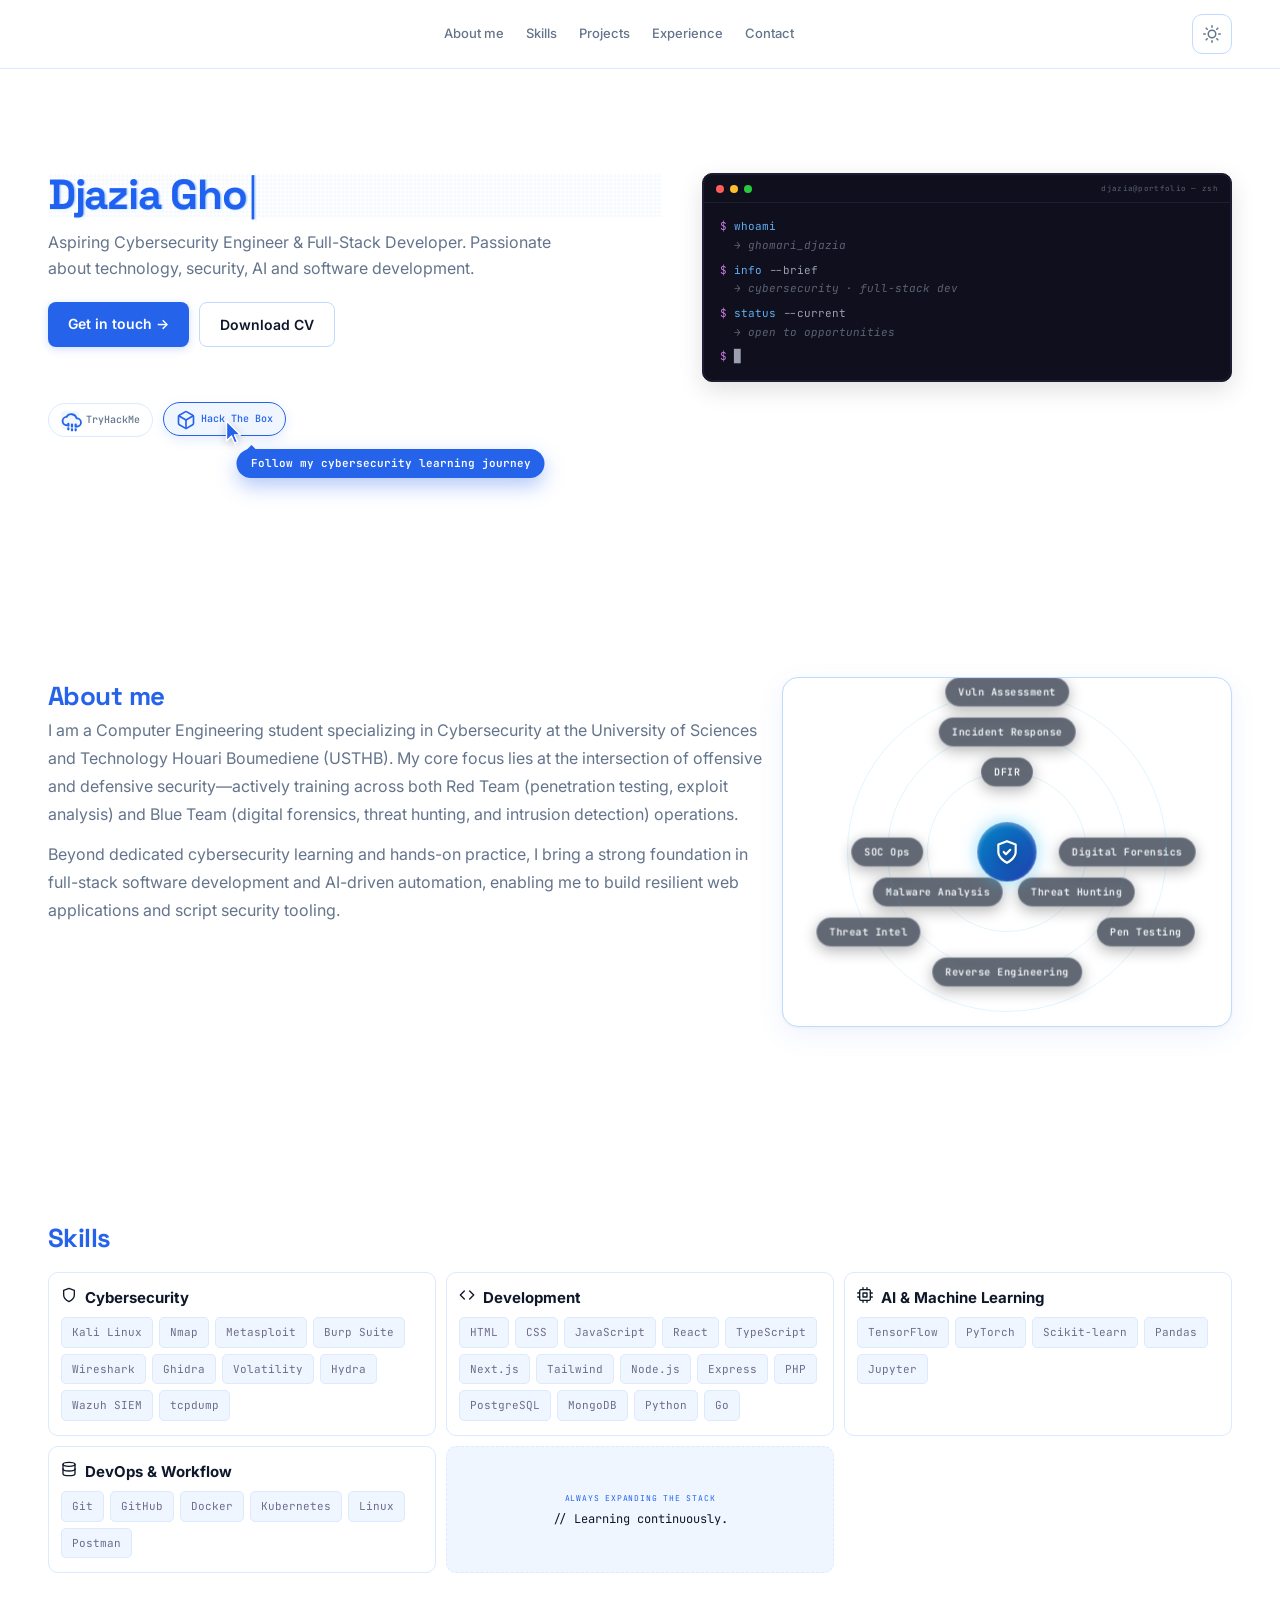
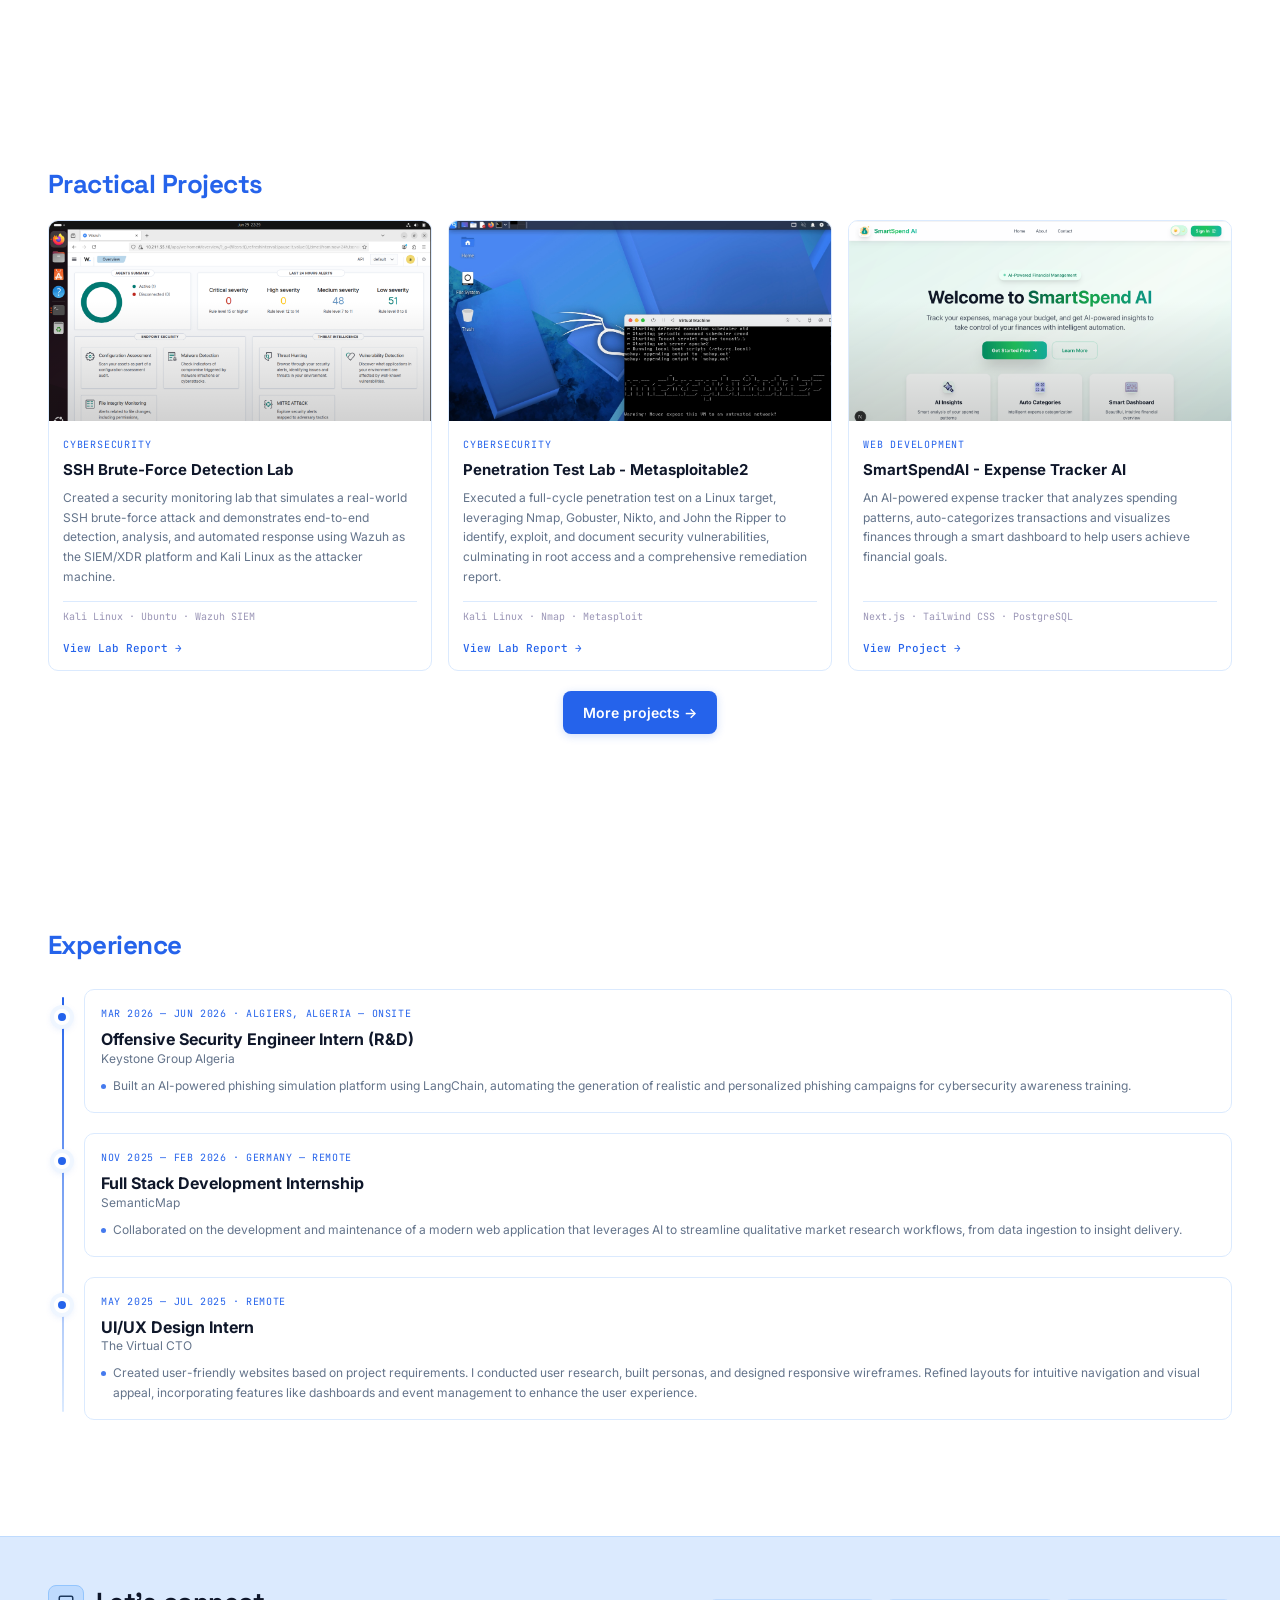
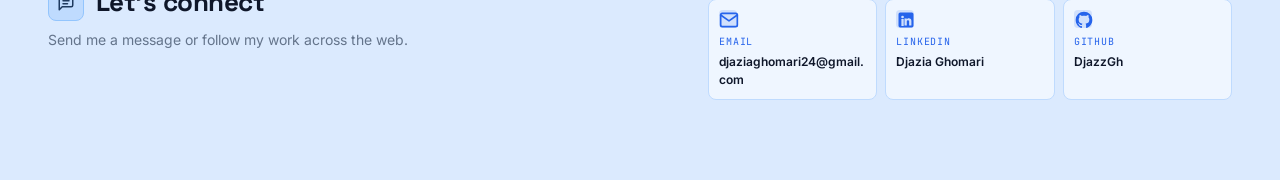
<file: index.html>
<!DOCTYPE html>
<html lang="en">
<head>
<meta charset="UTF-8">
<meta name="viewport" content="width=device-width, initial-scale=1.0">
<title>Portfolio - Djazia Ghomari  </title>
<link rel="icon" type="image/svg+xml" href="data:image/svg+xml,%3Csvg xmlns='http://www.w3.org/2000/svg' viewBox='0 0 32 32'%3E%3Crect width='32' height='32' rx='7' fill='%232563eb'/%3E%3Cpath d='M16 6 L25 10 V16 C25 21 16 26 16 26 S7 21 7 16 V10 Z' fill='white'/%3E%3Cpath d='M11 16 L14 19 L21 12' stroke='%232563eb' stroke-width='2.2' stroke-linecap='round' stroke-linejoin='round' fill='none'/%3E%3C/svg%3E">
<link href="https://fonts.googleapis.com/css2?family=Inter:wght@400;500;600;700&family=JetBrains+Mono:wght@400;500&family=Space+Grotesk:wght@600;700&family=Press+Start+2P&display=swap&display=swap" rel="stylesheet">
<style>
*{margin:0;padding:0;box-sizing:border-box}
:root{
  --bg:#ffffff;
  --bg2:#eff6ff;
  --card:#ffffff;
  --border:#dbeafe;
  --border2:#bfdbfe;
  --text:#0f172a;
  --muted:#64748b;
  --muted2:#94a3b8;
  --accent:#2563eb;
  --accent2:#1d4ed8;
  --accent-light:#eff6ff;
  --nav-bg:rgba(255,255,255,0.82);}
[data-theme="dark"]{
  --bg:#0a0f1f;
  --bg2:#111b2f;
  --card:#12213a;
  --border:#1e3a5f;
  --border2:#244a78;
  --text:#dbeafe;
  --muted:#7ea0c8;
  --muted2:#a3c0e0;
  --accent:#3b82f6;
  --accent2:#1d4ed8;
  --accent-light:#132a4a;
  --nav-bg:rgba(10,15,31,0.95);}
[data-theme="dark"] .btn-ghost{background:var(--card);border-color:var(--border);color:var(--text)}
[data-theme="dark"] .btn-ghost:hover{background:rgba(37,99,235,0.10);border-color:var(--accent);color:var(--accent)}
[data-theme="dark"] .tag{background:#12213a;border-color:#1e3a5f;color:#a3c0e0}
[data-theme="dark"] .tag:hover{background:#132a4a;border-color:var(--accent);color:var(--accent)}
[data-theme="dark"] 

html{scroll-behavior:smooth;background:var(--bg);background-color:var(--bg);transition:background .3s;overscroll-behavior:none}
html[data-theme="dark"]{background:var(--bg);background-color:#0a0f1f}
body{font-family:'Inter',sans-serif;min-height:100vh;background:var(--bg);background-color:var(--bg);color:var(--text);line-height:1.5;-webkit-font-smoothing:antialiased;transition:background .3s, color .3s;position:relative;isolation:isolate;overscroll-behavior:none}
body::before{
  content:"";
  position:fixed;inset:0;
  background-image:url("data:image/svg+xml,%3Csvg xmlns='http://www.w3.org/2000/svg' width='320' height='320' viewBox='0 0 320 320'%3E%3Cg fill='none' stroke='%232563eb' stroke-width='0.7' opacity='0.58'%3E%3Cpath d='M36 32 L48 38 L48 50 L36 58 L24 50 L24 38 Z'/%3E%3Ccircle cx='36' cy='44' r='1.4' fill='%232563eb' stroke='none'/%3E%3Crect x='96' y='34' width='16' height='11' rx='1.2'/%3E%3Cpath d='M100 34 V30 a4 4 0 0 1 8 0 v4'/%3E%3Cpath d='M168 30 L162 38 L168 46 M182 30 L188 38 L182 46 M172 36 H178'/%3E%3Ctext x='36' y='112' font-family='JetBrains Mono, monospace' font-size='7' fill='%232563eb' opacity='0.75'%3E010110%3C/text%3E%3Ctext x='164' y='112' font-family='JetBrains Mono, monospace' font-size='7' fill='%232563eb' opacity='0.75'%3E101001%3C/text%3E%3Cpath d='M20 148 H50 V164 H78'/%3E%3Ccircle cx='50' cy='164' r='1.6' fill='%232563eb' stroke='none'/%3E%3Cpath d='M180 148 H210 V168 H240'/%3E%3Ccircle cx='210' cy='168' r='1.6' fill='%232563eb' stroke='none'/%3E%3Cpath d='M36 200 L36 216 L52 216 L52 232'/%3E%3Ccircle cx='52' cy='232' r='1.6' fill='%232563eb' stroke='none'/%3E%3Cpath d='M160 200 L160 220 L180 220'/%3E%3Ccircle cx='180' cy='220' r='1.6' fill='%232563eb' stroke='none'/%3E%3C/g%3E%3C/svg%3E");
  background-repeat:repeat;
  background-size:320px 320px;
  opacity:0.11;
  pointer-events:none;
  z-index:-1;
}
[data-theme="dark"] body::before{opacity:0.18}
@media (prefers-color-scheme: dark){
  html:not([data-theme="light"]){background:#0a0f1f;background-color:#0a0f1f}
  html:not([data-theme="light"]) body{background:#0a0f1f;background-color:#0a0f1f}
}
a{color:inherit;text-decoration:none}
.mono{font-family:'JetBrains Mono',monospace}

/* NAV — glassy, centered, theme-aware */
nav{
  position:sticky;top:0;z-index:50;
  background:var(--nav-bg);
  backdrop-filter:blur(24px) saturate(1.6);
  -webkit-backdrop-filter:blur(24px) saturate(1.6);
  border-bottom:1px solid var(--border);
  display:flex;align-items:center;justify-content:space-between;
  padding:14px 48px;
  width:100%;
  transition:padding .3s, background .3s, box-shadow .3s, border-color .3s;
}
nav.scrolled{padding:10px 48px;box-shadow:0 8px 28px rgba(37,99,235,0.10);}
.nav-toggle{display:none;width:38px;height:38px;border:1px solid var(--border);background:var(--card);border-radius:8px;flex-direction:column;align-items:center;justify-content:center;gap:5px;cursor:pointer;flex-shrink:0;transition:all .2s}
.nav-toggle span{display:block;width:18px;height:2px;background:var(--muted);border-radius:2px;transition:all .3s}
.nav-toggle[aria-expanded="true"] span:nth-child(1){transform:translateY(7px) rotate(45deg)}
.nav-toggle[aria-expanded="true"] span:nth-child(2){opacity:0;transform:scaleX(0)}
.nav-toggle[aria-expanded="true"] span:nth-child(3){transform:translateY(-7px) rotate(-45deg)}
.theme-toggle{width:36px;height:36px;border-radius:8px;border:1px solid var(--border);background:var(--card);color:var(--muted);display:grid;place-items:center;cursor:pointer;transition:all .2s;position:relative;overflow:hidden;flex-shrink:0}
.theme-toggle:hover{border-color:var(--accent);color:var(--accent);transform:translateY(-1px)}
.theme-toggle .theme-icon{position:absolute;transition:opacity .3s, transform .3s}
.theme-toggle .sun-icon{opacity:1;transform:rotate(0deg) scale(1)}
.theme-toggle .moon-icon{opacity:0;transform:rotate(-90deg) scale(0.5)}
[data-theme="dark"] .theme-toggle .sun-icon{opacity:0;transform:rotate(90deg) scale(0.5)}
[data-theme="dark"] .theme-toggle .moon-icon{opacity:1;transform:rotate(0deg) scale(1)}
/* cool header addon */

@keyframes navIn{from{opacity:0;transform:translateY(-10px)}to{opacity:1;transform:translateY(0)}}
@keyframes fadeUp{from{opacity:0;transform:translateY(14px)}to{opacity:1;transform:translateY(0)}}
@keyframes blink{0%,50%{opacity:1}51%,100%{opacity:0}}
@keyframes shimmer{0%{background-position:-200% 0}100%{background-position:200% 0}}
.nav-logo{font-family:'Inter',sans-serif;font-size:9px;font-weight:700;letter-spacing:0.14em;color:var(--text);display:flex;align-items:center;gap:7px;text-transform:uppercase}
.nav-logo i{width:7px;height:7px;background:var(--accent);border-radius:1px;display:block}
.nav-logo i{width:10px;height:10px;background:var(--accent);border-radius:2px;display:block;animation:logoPulse 2.2s ease-in-out infinite}
@keyframes logoPulse{0%,100%{box-shadow:0 0 0 0 rgba(37,99,235,0.25)}50%{box-shadow:0 0 0 6px rgba(37,99,235,0)}}
.nav-links{display:flex;gap:22px;list-style:none;font-size:13px;font-weight:500;color:var(--muted);align-items:center}
.nav-links li{animation:fadeUp .6s ease both}
.nav-links li:nth-child(1){animation-delay:.05s}.nav-links li:nth-child(2){animation-delay:.1s}.nav-links li:nth-child(3){animation-delay:.15s}.nav-links li:nth-child(4){animation-delay:.2s}.nav-links li:nth-child(5){animation-delay:.25s}.nav-links li:nth-child(6){animation-delay:.3s}
.nav-links a{position:relative;padding:2px 0;transition:color .2s}
.nav-links a::after{content:"";position:absolute;left:0;bottom:-2px;width:0;height:1px;background:var(--accent);transition:width .3s cubic-bezier(.16,1,.3,1)}
.nav-links a:hover{color:var(--accent)}
.nav-links a:hover::after,.nav-links a.active::after{width:100%}
.nav-links a.active{color:var(--accent)}
.btn-nav{font-family:'JetBrains Mono',monospace;font-size:12px;font-weight:500;letter-spacing:0.02em;padding:6px 10px;border:1px solid var(--border2);background:#fff;color:var(--text);border-radius:6px;display:inline-flex;gap:5px}
.btn-nav:hover{background:#1d4ed8;border-color:#1d4ed8;transform:translateY(-1px);box-shadow:0 6px 18px rgba(37,99,235,0.3)}
.theme-toggle {
  position: relative;
  width: 40px;
  height: 40px;
  border-radius: 10px;
  border: 1px solid var(--border2);
  background: var(--card);
  color: var(--muted);
  display: flex;
  align-items: center;
  justify-content: center;
  cursor: pointer;
  margin-left: 2px;
  flex-shrink: 0;
  overflow: hidden;
  outline: none;
  transition: border-color 0.3s cubic-bezier(0.16, 1, 0.3, 1),
              background-color 0.3s cubic-bezier(0.16, 1, 0.3, 1),
              transform 0.2s cubic-bezier(0.16, 1, 0.3, 1),
              box-shadow 0.3s cubic-bezier(0.16, 1, 0.3, 1);
}

/* Hover & Active Effects */
.theme-toggle:hover {
  border-color: var(--accent);
  color: var(--accent);
  transform: translateY(-2px);
  box-shadow: 0 6px 16px -2px rgba(37, 99, 235, 0.18);
}

.theme-toggle:active {
  transform: translateY(0) scale(0.95);
}

/* Base Icon Animation Setup */
.theme-icon {
  position: absolute;
  transition: transform 0.4s cubic-bezier(0.34, 1.56, 0.64, 1),
              opacity 0.3s ease;
  will-change: transform, opacity;
}

/* Light Theme Icon State */
[data-theme="light"] 
[data-theme="light"] 
/* Dark Theme Icon State */
[data-theme="dark"] 
[data-theme="dark"] 
/* Dark Theme Specific Styles */
[data-theme="dark"] nav { background: #0a0f1f; border-color: #1e3a5f; }
[data-theme="dark"] section { border-top-color: #1e3a5f; }
[data-theme="dark"] .code-card { background: #080f1e; border-color: #1e3a5f; }

/* HERO — like picture: left text, right dark code */
.hero{
  max-width:none;width:100%;
  display:grid;grid-template-columns:1.02fr 0.88fr;
  gap:40px;
  padding:104px 48px 104px;
  background:var(--bg);
  align-items:start;
}
.hero h1{
  font-family:'Space Grotesk',sans-serif;
  font-size:42px;font-weight:800;letter-spacing:-0.03em;
  color:var(--accent);line-height:1.05;margin-bottom:12px;min-height:1.05em;
  position:relative;
  /* pixelized cooler look */
  text-shadow:
    1px 0 0 rgba(37,99,235,0.18),
    2px 0 0 rgba(37,99,235,0.12),
    0 1px 0 rgba(37,99,235,0.10),
    3px 3px 0 var(--accent-light);
  filter:contrast(1.05);
}
.hero h1::after{
  content:"";
  position:absolute;inset:0;
  background-image:
    linear-gradient(transparent 60%, rgba(37,99,235,0.04) 60%),
    linear-gradient(90deg, transparent 60%, rgba(37,99,235,0.04) 60%);
  background-size:4px 4px;
  pointer-events:none;
  opacity:0.55;
  mix-blend-mode:overlay;
}
.hero h1 .pixel-accent{
  font-family:'Press Start 2P', monospace;
  font-size:10px;letter-spacing:0.08em;
  color:var(--accent);background:var(--accent-light);
  border:1px solid var(--border);padding:3px 6px;border-radius:4px;
  vertical-align:middle;margin-left:8px;position:relative;top:-6px;
  display:inline-block;
}
.typed-cursor{font-weight:300;color:var(--accent);animation:blink 1s step-end infinite;margin-left:2px}
.hero h1.typed-done .typed-cursor{animation:none;opacity:0;transition:opacity .4s}
.hero-sub{font-size:16px;color:var(--muted);line-height:1.65;max-width:520px}
.hero-sub2{font-size:13px;color:var(--muted2);line-height:1.6;max-width:520px;margin-top:6px}
.hero-btns{display:flex;gap:10px;margin-top:20px}
.hero-platforms{display:flex;gap:10px;margin-top:56px;flex-wrap:wrap;align-items:center}
.platform-link{
  display:inline-flex;align-items:center;gap:7px;
  font-family:'JetBrains Mono',monospace;font-size:10px;font-weight:500;
  color:var(--muted);background:var(--card);border:1px solid var(--border);
  padding:7px 12px;border-radius:999px;transition:all .2s;
}
.platform-link:hover{border-color:var(--accent);color:var(--accent);transform:translateY(-1px);box-shadow:0 4px 12px rgba(37,99,235,0.12);background:var(--accent-light)}
.platform-link .pi{width:18px;height:18px;border-radius:4px;background:var(--accent-light);color:var(--accent);display:grid;place-items:center;font-size:10px;font-weight:700}
.platform-link.hovered{border-color:var(--accent);color:var(--accent);background:var(--accent-light);transform:translateY(-1px);box-shadow:0 4px 12px rgba(37,99,235,0.12)}
.hero-platforms{position:relative}
/* Container that holds both the cursor and the badge */
.fake-cursor {
  position: absolute;
  top: 0;
  left: 0;
  pointer-events: none;
  z-index: 50;
  /* Medium smooth glide */
  transition: transform 0.8s cubic-bezier(0.22, 1, 0.36, 1);
  will-change: transform;
}

/* Cursor SVG styling */
.cursor-svg {
  filter: drop-shadow(0 2px 4px rgba(0, 0, 0, 0.2));
  z-index: 2;
}

/* Banner aligned under the cursor */
.cursor-banner {
  position: relative;
  margin-top: -6px; /* Tucks slightly under the cursor arrow */
  margin-left: 12px; /* Offsets to the right of the cursor tip */
  background: #2563eb;
  color: #ffffff;
  font-family: 'JetBrains Mono', monospace;
  font-size: 11px;
  font-weight: 600;
  padding: 6px 14px;
  border-radius: 20px;
  white-space: nowrap;
  box-shadow: 0 8px 20px rgba(37, 99, 235, 0.35);
}

/* Little pointer tail attached to the top-left of the banner */
.banner-tail {
  position: absolute;
  top: -4px;
  left: 10px;
  width: 0;
  height: 0;
  border-left: 5px solid transparent;
  border-right: 5px solid transparent;
  border-bottom: 5px solid #2563eb;
}

@media(max-width:640px){ .fake-cursor{display:none} }
.btn-primary{background:var(--accent);color:#fff;font-size:14px;font-weight:600;padding:11px 20px;border:none;border-radius:8px;cursor:pointer;display:inline-flex;gap:6px;box-shadow:0 2px 8px rgba(37,99,235,0.22)}
.btn-primary:hover{background:var(--accent2)}
.btn-ghost{background:#fff;color:var(--text);font-size:14px;font-weight:600;padding:11px 20px;border:1px solid var(--border2);border-radius:8px;cursor:pointer;display:inline-flex;gap:6px}
.btn-ghost:hover{border-color:var(--accent);color:var(--accent)}

.code-card{background:#0f0f1e;border:1px solid #1e1e32;border-radius:10px;overflow:hidden;box-shadow:0 8px 24px rgba(0,0,0,0.12)}
.code-head{display:flex;align-items:center;gap:6px;padding:8px 12px;border-bottom:1px solid #1e1e32}
.dot{width:8px;height:8px;border-radius:50%}.dot.r{background:#ff5f56}.dot.y{background:#ffbd2e}.dot.g{background:#27c93f}
.code-body{padding:14px 16px;font-family:'JetBrains Mono',monospace;font-size:11px;line-height:1.7;color:#9aa0b0}
.code-body .k{color:#c678dd}.code-body .f{color:#61afef}.code-body .s{color:#98c379}.code-body .c{color:#5c6370;font-style:italic}
.code-foot{padding:8px 14px;border-top:1px solid #1e1e32;display:flex;justify-content:space-between;font-family:'JetBrains Mono',monospace;font-size:7.5px;letter-spacing:0.08em;color:var(--muted);text-transform:uppercase}
.code-foot b{color:var(--accent);font-weight:500}
.code-foot .ok{color:#27c93f}

/* SECTIONS */
section{max-width:none;width:100%;margin:0;padding:96px 48px;background:var(--bg);border:none}

.h2{font-family:'Space Grotesk',sans-serif;font-size:26px;font-weight:700;letter-spacing:-0.02em;color:var(--accent)}
.sub{font-size:13px;color:var(--muted);margin-top:4px}

/* ABOUT — 4 equal cards, last purple */
.about-grid{display:grid;grid-template-columns:repeat(4,1fr);gap:10px;margin-top:14px}
.about-card{background:var(--card);border:1px solid var(--border);border-radius:10px;padding:14px 12px}
.about-card.purple{background:var(--accent);border-color:var(--accent);color:#fff}
.about-card .ic{width:26px;height:26px;border-radius:6px;display:grid;place-items:center;font-size:11px;margin-bottom:10px}
.about-card:not(.purple) .ic{background:var(--accent-light);color:var(--accent)}
.about-card.purple .ic{background:rgba(255,255,255,0.18);color:#fff}
.about-card .lb{font-family:'JetBrains Mono',monospace;font-size:10px;letter-spacing:0.08em;color:var(--accent);text-transform:uppercase;font-weight:600;margin-bottom:8px}
.about-card.purple .lb{color:rgba(255,255,255,0.85)}
.about-card .val{font-size:15px;font-weight:700;color:var(--text);line-height:1.3}
.about-card.purple .val{color:#fff}
.about-card .desc{font-size:12px;color:var(--muted);margin-top:4px;line-height:1.5}
.about-card.purple .desc{color:rgba(255,255,255,0.85)}
.about-layout{display:grid;grid-template-columns:1.35fr 0.85fr;gap:20px;align-items:stretch;margin-top:16px}
.about-pixel-wrap{background:#ffffff;border:1px solid #bfdbfe;border-radius:12px;overflow:hidden;position:relative;min-height:320px;display:grid;place-items:center;box-shadow:0 8px 28px rgba(37,99,235,0.08), 0 1px 3px rgba(0,0,0,0.04)}
:root {
  --orbit-cyan: #38bdf8;
  --orbit-blue: #3b82f6;
  --orbit-glow: rgba(56, 189, 248, 0.35);
  --glass-bg: rgba(15, 23, 42, 0.65);
  --glass-border: rgba(255, 255, 255, 0.12);
  --text-main: #f8fafc;
}

.cyber-orbit-wrap {
  position: relative;
  display: flex;
  flex-direction: column;
  align-items: center;
  gap: 16px;
  padding: 24px;
  background: #ffffff;
  border-radius: 16px;
  border: 1px solid #bfdbfe;
  box-shadow: 0 8px 28px rgba(37,99,235,0.08), 0 1px 3px rgba(0,0,0,0.04);
  overflow: hidden;
}
[data-theme="dark"] .cyber-orbit-wrap {
  background: radial-gradient(circle at center, rgba(15, 23, 42, 0.8) 0%, rgba(2, 6, 23, 0.95) 100%);
  border: 1px solid var(--glass-border);
  box-shadow: 0 20px 50px rgba(0, 0, 0, 0.4);
  backdrop-filter: blur(12px);
}

.orbit-system {
  position: relative;
  width: 300px;
  height: 300px;
  display: grid;
  place-items: center;
}

/* Core Shield Node */
.orbit-core {
  position: absolute;
  width: 60px;
  height: 60px;
  z-index: 10;
  display: grid;
  place-items: center;
}

.core-pulse {
  position: absolute;
  inset: -10px;
  border-radius: 50%;
  background: radial-gradient(circle, var(--orbit-glow) 0%, transparent 70%);
  animation: pulseCore 3s ease-in-out infinite alternate;
}

.core-icon {
  position: relative;
  width: 100%;
  height: 100%;
  border-radius: 50%;
  background: linear-gradient(135deg, #0284c7 0%, #1e40af 100%);
  border: 1px solid rgba(255, 255, 255, 0.4);
  box-shadow: 0 0 20px var(--orbit-glow), inset 0 2px 4px rgba(255, 255, 255, 0.3);
  display: grid;
  place-items: center;
  color: #fff;
  z-index: 2;
}

.core-icon svg {
  width: 26px;
  height: 26px;
  filter: drop-shadow(0 2px 4px rgba(0,0,0,0.3));
}

/* Orbit Track Rings */
.orbit {
  position: absolute;
  top: 50%;
  left: 50%;
  border-radius: 50%;
  border: 1px solid rgba(56, 189, 248, 0.15);
  transform: translate(-50%, -50%);
  animation: orbitRotate linear infinite;
  transition: border-color 0.3s ease;
}

.orbit:hover {
  border-color: rgba(56, 189, 248, 0.4);
}

.orbit-1 { width: 160px; height: 160px; animation-duration: 22s; }
.orbit-2 { width: 240px; height: 240px; animation-duration: 32s; animation-direction: reverse; }
.orbit-3 { width: 320px; height: 320px; animation-duration: 42s; }

/* Skill Nodes & Positioning */
.skill-node {
  position: absolute;
  left: 50%;
  top: 50%;
  display: flex;
  align-items: center;
  justify-content: center;
}

.orbit-1 .skill-node { --r: 80px; transform: translate(-50%, -50%) rotate(var(--angle)) translateY(calc(-1 * var(--r))) rotate(calc(-1 * var(--angle))); }
.orbit-2 .skill-node { --r: 120px; transform: translate(-50%, -50%) rotate(var(--angle)) translateY(calc(-1 * var(--r))) rotate(calc(-1 * var(--angle))); }
.orbit-3 .skill-node { --r: 160px; transform: translate(-50%, -50%) rotate(var(--angle)) translateY(calc(-1 * var(--r))) rotate(calc(-1 * var(--angle))); }

/* Glassmorphism Skill Badges */
.skill-node span {
  font-family: 'JetBrains Mono', 'Fira Code', monospace;
  font-size: 10px;
  font-weight: 600;
  letter-spacing: 0.05em;
  color: var(--text-main);
  background: var(--glass-bg);
  border: 1px solid var(--glass-border);
  padding: 6px 12px;
  border-radius: 100px;
  white-space: nowrap;
  backdrop-filter: blur(8px);
  box-shadow: 0 4px 15px rgba(0, 0, 0, 0.3), 0 0 10px rgba(56, 189, 248, 0.05);
  transition: all 0.3s cubic-bezier(0.16, 1, 0.3, 1);
  cursor: pointer;
}

/* Keep Text Upright During Orbit */
.orbit-1 .skill-node span { animation: orbitCounter 22s linear infinite; }
.orbit-2 .skill-node span { animation: orbitCounterRev 32s linear infinite; }
.orbit-3 .skill-node span { animation: orbitCounter 42s linear infinite; }

/* Interactive Hover States */
.skill-node span:hover {
  background: rgba(30, 41, 59, 0.9);
  border-color: var(--orbit-cyan);
  color: #ffffff;
  transform: scale(1.12);
  box-shadow: 0 0 20px var(--orbit-glow);
}

.orbit-system:has(.skill-node span:hover) .orbit {
  animation-play-state: paused;
}

.orbit-system:has(.skill-node span:hover) .skill-node span {
  animation-play-state: paused;
}

/* Bottom Label */
.orbit-status-tag {
  display: inline-flex;
  align-items: center;
  gap: 8px;
  font-family: 'JetBrains Mono', monospace;
  font-size: 9px;
  font-weight: 600;
  letter-spacing: 0.12em;
  color: var(--orbit-cyan);
  background: rgba(15, 23, 42, 0.8);
  border: 1px solid rgba(56, 189, 248, 0.2);
  padding: 5px 14px;
  border-radius: 100px;
  box-shadow: 0 2px 10px rgba(0, 0, 0, 0.2);
}

.status-dot {
  width: 6px;
  height: 6px;
  border-radius: 50%;
  background-color: var(--orbit-cyan);
  box-shadow: 0 0 8px var(--orbit-cyan);
  animation: blink 1.8s infinite;
}

/* Keyframes */
@keyframes orbitRotate {
  from { transform: translate(-50%, -50%) rotate(0deg); }
  to { transform: translate(-50%, -50%) rotate(360deg); }
}

@keyframes orbitCounter {
  from { transform: rotate(0deg); }
  to { transform: rotate(-360deg); }
}

@keyframes orbitCounterRev {
  from { transform: rotate(0deg); }
  to { transform: rotate(360deg); }
}

@keyframes pulseCore {
  from { opacity: 0.4; transform: scale(0.95); }
  to { opacity: 0.9; transform: scale(1.15); }
}

@keyframes blink {
  0%, 100% { opacity: 1; }
  50% { opacity: 0.3; }
}

/* SKILLS — 3x2 grid exact like picture */
.skills-grid{display:grid;grid-template-columns:repeat(3,1fr);gap:10px;margin-top:14px}
.skill-card{background:var(--card);border:1px solid var(--border);border-radius:10px;padding:14px 12px}
.skill-card h4{font-size:15px;font-weight:700;color:var(--text);display:flex;align-items:center;gap:8px;margin-bottom:8px}
.skill-card h4 i{width:22px;height:22px;background:var(--accent-light);color:var(--accent);border-radius:5px;display:grid;place-items:center;font-size:12px;flex-shrink:0}
.skill-card .sd{font-size:12px;color:var(--muted);line-height:1.5;margin-bottom:10px;min-height:28px}
.skill-tags{display:flex;flex-wrap:wrap;gap:6px}
.tag{font-family:'JetBrains Mono',monospace;font-size:11px;color:#6f6b8a;background:#eff6ff;border:1px solid #dbeafe;padding:6px 10px;border-radius:5px}

/* PROJECTS — 3 cols, LONGER cards with images */
.projects-grid{display:grid;grid-template-columns:repeat(3,1fr);gap:16px;margin-top:16px}
.proj-card{background:var(--card);border:1px solid var(--border);border-radius:10px;overflow:hidden;display:flex;flex-direction:column;min-height:400px;transition:all .3s}
.proj-card:hover{border-color:#dbeafe;transform:translateY(-4px);box-shadow:0 12px 28px rgba(37,99,235,0.1)}
.proj-head{height:200px;background:linear-gradient(135deg,#2563eb 0%, #60a5fa 100%);display:grid;place-items:center;position:relative;flex-shrink:0;overflow:hidden}
.proj-head img{width:100%;height:100%;object-fit:cover;display:block;transition:transform .4s}
.proj-card:hover .proj-head img{transform:scale(1.04)}
.proj-head::after{content:"";position:absolute;inset:0;background:linear-gradient(to top, rgba(0,0,0,0.18), transparent 60%);pointer-events:none}
.proj-ic{width:32px;height:32px;background:rgba(255,255,255,0.18);border:1px solid rgba(255,255,255,0.3);backdrop-filter:blur(4px);color:#fff;border-radius:8px;display:grid;place-items:center;font-size:14px;position:relative;z-index:1}
.proj-body{padding:16px 14px 14px;display:flex;flex-direction:column;gap:8px;flex:1}
.proj-cat{font-family:'JetBrains Mono',monospace;font-size:10px;letter-spacing:0.08em;color:var(--accent);text-transform:uppercase}
.proj-title{font-size:15px;font-weight:700;line-height:1.3;color:var(--text)}
.proj-desc{font-size:12px;color:var(--muted);line-height:1.65;flex:1}
.proj-stack{font-family:'JetBrains Mono',monospace;font-size:10px;color:#9a95b6;border-top:1px solid var(--border);padding-top:8px;margin-top:6px;line-height:1.4}
.proj-foot{margin-top:8px;display:flex;justify-content:flex-start}
.proj-link{font-family:'JetBrains Mono',monospace;font-size:11px;color:var(--accent);font-weight:500}

/* EXPERIENCE — vertical timeline with animation */
.timeline{position:relative;margin-top:24px;padding-left:36px}
.timeline::before{
  content:"";position:absolute;left:14px;top:8px;bottom:8px;width:2px;
  background:linear-gradient(to bottom, var(--accent), var(--border));
  border-radius:2px;transform-origin:top;transform:scaleY(0);transition:transform 1s cubic-bezier(.16,1,.3,1)
}
.timeline.visible::before{transform:scaleY(1)}
.timeline-item{position:relative;margin-bottom:20px;opacity:0;transform:translateX(16px);transition:opacity .6s, transform .6s cubic-bezier(.16,1,.3,1)}
.timeline-item.visible{opacity:1;transform:none}
.timeline-item:nth-child(1){transition-delay:.1s}
.timeline-item:nth-child(2){transition-delay:.22s}
.timeline-item:nth-child(3){transition-delay:.34s}
.timeline-dot{
  position:absolute;left:-30px;top:20px;width:16px;height:16px;
  background:var(--accent);border:4px solid var(--card);
  border-radius:50%;box-shadow:0 0 0 4px var(--accent-light), 0 2px 8px rgba(37,99,235,0.25);
  transition:transform .3s, box-shadow .3s
}
.timeline-item:hover .timeline-dot{transform:scale(1.15);box-shadow:0 0 0 6px var(--accent-light), 0 4px 12px rgba(37,99,235,0.3)}
.timeline-item.visible .timeline-dot{animation:dotPop .5s cubic-bezier(.16,1,.3,1) forwards}
@keyframes dotPop{0%{transform:scale(0)}60%{transform:scale(1.25)}100%{transform:scale(1)}}
.exp-card{background:var(--card);border:1px solid var(--border);border-radius:10px;padding:16px 16px;transition:all .3s;position:relative;overflow:hidden}
.exp-card::before{content:"";position:absolute;left:0;top:0;bottom:0;width:3px;background:var(--accent);opacity:0;transition:opacity .3s}
.exp-card:hover{border-color:var(--accent-light);box-shadow:0 8px 24px rgba(37,99,235,0.08);transform:translateX(4px)}
.exp-card:hover::before{opacity:1}
.exp-date{font-family:'JetBrains Mono',monospace;font-size:10px;letter-spacing:0.06em;color:var(--accent);margin-bottom:8px;text-transform:uppercase}
.exp-role{font-size:16px;font-weight:700;color:var(--text);line-height:1.3}
.exp-co{font-size:12px;color:var(--muted);margin-bottom:8px}
.exp-ul{font-size:12px;color:var(--muted);line-height:1.65;list-style:none;display:flex;flex-direction:column;gap:4px}
.exp-ul li{padding-left:12px;position:relative}
.exp-ul li::before{content:"";position:absolute;left:0;top:8px;width:5px;height:5px;background:var(--accent);border-radius:50%;opacity:0.85}

.reveal{opacity:0;transform:translateY(14px);transition:opacity .6s cubic-bezier(.16,1,.3,1), transform .6s cubic-bezier(.16,1,.3,1)}
.reveal.visible{opacity:1;transform:none}

/* CONTACT — light blue in light mode, dark footer in dark mode */
.contact-wrap{background:#dbeafe;border-radius:0;max-width:none;width:100%;margin:0;padding:48px 48px 80px;display:grid;grid-template-columns:1.1fr 0.9fr;gap:20px;align-items:start;border-top:1px solid #bfdbfe}
.contact-wrap h3{font-family:'Space Grotesk',sans-serif;font-size:26px;font-weight:700;letter-spacing:-0.02em;color:#0f172a;line-height:1.15}
.contact-wrap p{font-size:14px;color:#64748b;max-width:520px;margin-top:8px;line-height:1.6}
[data-theme="dark"] .contact-wrap{background:#0a0a1f;border-top:none}
[data-theme="dark"] .contact-wrap h3{color:#fff}
[data-theme="dark"] .contact-wrap p{color:#9a92b8}
.lets-icon{width:36px;height:36px;background:#bfdbfe;color:#1e3a5f;border:1px solid #93c5fd;border-radius:8px;display:grid;place-items:center;flex-shrink:0}
[data-theme="dark"] .lets-icon{background:#1e3a5f;color:#dbeafe;border-color:#244a78}
.mini-grid{display:grid;grid-template-columns:repeat(3,1fr);gap:8px;margin-top:14px}
.mini{ background:#eff6ff;border:1px solid #bfdbfe;border-radius:8px;padding:10px;display:block;text-decoration:none;cursor:pointer;transition:all .25s}
.mini:hover{border-color:var(--accent);transform:translateY(-2px);box-shadow:0 6px 16px rgba(37,99,235,0.12);background:#ffffff}
.mini:hover .ml{color:var(--accent)}
.mini .mi{width:18px;height:18px;background:rgba(37,99,235,0.15);color:var(--accent);border-radius:4px;display:grid;place-items:center;font-size:9px;margin-bottom:6px}
.mini .ml{font-family:'JetBrains Mono',monospace;font-size:10px;letter-spacing:0.08em;color:var(--accent);text-transform:uppercase}
.mini .mv{font-size:12px;color:#0f172a;font-weight:600;margin-top:4px;word-break:break-all}
[data-theme="dark"] .mini{background:#14142e;border-color:#1e1e3e}
[data-theme="dark"] .mini:hover{background:#1a1a3e}
[data-theme="dark"] .mini .mv{color:#fff}
.contact-actions{display:flex;flex-direction:column;gap:8px}
.contact-actions .btn-primary{justify-content:center}
.contact-actions .btn-ghost{justify-content:center;background:#1a1a3a;color:#fff;border-color:#2a2a4e}


/* footer social — blue in light mode */
.footer-social{display:flex;gap:8px;align-items:center}
.footer-social a{
  width:28px;height:28px;border-radius:6px;
  background:var(--accent);color:#fff;
  display:grid;place-items:center;font-size:11px;
  border:1px solid var(--accent);transition:all .2s;
}
.footer-social a:hover{background:var(--accent2);border-color:var(--accent2);transform:translateY(-1px);box-shadow:0 4px 12px rgba(37,99,235,0.22)}
[data-theme="dark"] .footer-social a{background:#1e3a5f;border-color:#244a78;color:#dbeafe}
[data-theme="dark"] .footer-social a:hover{background:var(--accent);border-color:var(--accent);color:#fff}

footer{max-width:none;width:100%;padding:14px 48px;background:#050510;border:none;display:flex;justify-content:space-between;font-family:'JetBrains Mono',monospace;font-size:7px;color:#6a658a;letter-spacing:0.04em}

@media(max-width:900px){
  nav{padding:12px 20px}
  nav.scrolled{padding:12px 20px}
  .nav-links{gap:14px;font-size:12px}
  .hero{grid-template-columns:1fr;gap:28px;padding:64px 20px 48px}
  .about-layout{grid-template-columns:1fr}
  .about-grid{grid-template-columns:1fr 1fr}
  .skills-grid{grid-template-columns:1fr 1fr}
  .projects-grid{grid-template-columns:1fr 1fr}
  .timeline{padding-left:28px}
  .timeline::before{left:8px}
  .timeline-dot{left:-24px;width:14px;height:14px}
  .contact-wrap{grid-template-columns:1fr;padding:48px 20px 64px}
  section{padding:80px 20px}
  section + section{margin-top:16px}
  .hero{padding-left:20px;padding-right:20px}
  .mini-grid{grid-template-columns:1fr 1fr}
  .orbit-system{width:260px;height:260px}
  .orbit-1{width:140px;height:140px}
  .orbit-2{width:200px;height:200px}
  .orbit-3{width:260px;height:260px}
  footer{padding:14px 20px}
}
@media(max-width:600px){
  nav{padding:10px 16px;gap:12px}
  nav.scrolled{padding:10px 16px}
  .nav-links{position:fixed;top:60px;left:0;right:0;background:var(--card);border-bottom:1px solid var(--border);flex-direction:column;align-items:flex-start;padding:16px 20px;gap:16px;transform:translateY(-115%);opacity:0;pointer-events:none;transition:transform .32s cubic-bezier(.16,1,.3,1),opacity .28s;box-shadow:0 12px 28px rgba(0,0,0,.12);z-index:49}
  [data-theme="dark"] .nav-links{background:#0a0f1f;border-color:#1e3a5f}
  .nav-links.open{transform:none;opacity:1;pointer-events:auto}
  .nav-toggle{display:flex}
  .about-grid,.skills-grid,.projects-grid{grid-template-columns:1fr}
  .hero{padding:48px 16px 32px}
  .hero h1{font-size:28px;line-height:1.1;margin-top:12px}
  .hero-sub{font-size:14px}
  .hero-sub2{font-size:12px}
  .hero-btns{flex-direction:column}
  .hero-btns a{justify-content:center;width:100%}
  .hero-platforms{margin-top:28px}
  .code-card .code-body{font-size:10px}
  .cyber-orbit-wrap{padding:16px}
  .orbit-system{width:220px;height:220px}
  .orbit-1{width:120px;height:120px}
  .orbit-2{width:170px;height:170px}
  .orbit-3{width:220px;height:220px}
  .skill-node span{font-size:9px;padding:4px 8px}
  .mini-grid{grid-template-columns:1fr}
  .contact-wrap{padding:40px 16px 56px;gap:24px}
  section{padding:72px 16px}
  section + section{margin-top:20px}
  .h2{font-size:22px}
  .about-layout{gap:32px}
  .about-grid,.skills-grid,.projects-grid{gap:20px}
  footer{flex-direction:column;gap:8px;text-align:center;padding:14px 16px;font-size:7px}
}
@media(max-width:380px){
  .hero h1{font-size:24px}
  .orbit-system{width:180px;height:180px}
  .orbit-1{width:100px;height:100px}
  .orbit-2{width:140px;height:140px}
  .orbit-3{width:180px;height:180px}
}



</style>
</head>
<body>

<nav>
  <a href="index.html" class="nav-logo"></a>
  <ul class="nav-links" id="navLinks">
      <li><a href="#about">About me</a></li>
      <li><a href="#skills">Skills</a></li>
      <li><a href="#projects">Projects</a></li>
      <li><a href="#experience">Experience</a></li>
      <li><a href="#contact">Contact</a></li>
      
    </ul>
  <div style="display:flex;align-items:center;gap:8px">
  <button class="nav-toggle" id="navToggle" aria-label="Toggle menu" aria-expanded="false"><span></span><span></span><span></span></button>
  <button class="theme-toggle" id="themeToggle" aria-label="Toggle theme">
    <svg class="theme-icon sun-icon" width="18" height="18" viewBox="0 0 24 24" fill="none" stroke="currentColor" stroke-width="2" stroke-linecap="round" stroke-linejoin="round"><circle cx="12" cy="12" r="5"></circle><line x1="12" y1="1" x2="12" y2="3"></line><line x1="12" y1="21" x2="12" y2="23"></line><line x1="4.22" y1="4.22" x2="5.64" y2="5.64"></line><line x1="18.36" y1="18.36" x2="19.78" y2="19.78"></line><line x1="1" y1="12" x2="3" y2="12"></line><line x1="21" y1="12" x2="23" y2="12"></line><line x1="4.22" y1="19.78" x2="5.64" y2="18.36"></line><line x1="18.36" y1="5.64" x2="19.78" y2="4.22"></line></svg>
    <svg class="theme-icon moon-icon" width="18" height="18" viewBox="0 0 24 24" fill="none" stroke="currentColor" stroke-width="2" stroke-linecap="round" stroke-linejoin="round"><path d="M21 12.79A9 9 0 1 1 11.21 3 7 7 0 0 0 21 12.79z"></path></svg>
  </button>
  </div>
</nav>

<div class="hero">
  <div>
    <h1 id="heroName"><span id="typed-name"></span><span id="typed-cursor" class="typed-cursor">|</span></h1>
    <p class="hero-sub">Aspiring Cybersecurity Engineer & Full-Stack Developer. Passionate about technology, security, AI and software development.</p>
    <div class="hero-btns">
      <a href="#contact" class="btn-primary">Get in touch →</a>
      <a href="cv.pdf" class="btn-ghost">Download CV</a>
    </div>
    <div class="hero-platforms">
     <!-- TryHackMe -->
<a href="https://tryhackme.com/p/djazia" target="_blank" rel="noopener" class="platform-link thm" id="thmBtn">
  <span class="pi">
    <svg width="22" height="22" viewBox="0 0 24 24" fill="none" stroke="currentColor" stroke-width="2" stroke-linecap="round" stroke-linejoin="round">
      <!-- Fixed Cloud Outline -->
      <path d="M6.5 15.5A4.5 4.5 0 0 1 6 6.5A6 6 0 0 1 17 8a4.5 4.5 0 0 1 .5 9H17"/>
      <!-- Binary Rain -->
      <path d="M8 14v2m0 3v1m4-5v2m0 3v1m4-6v2m0 3v1" stroke-width="2.5"/>
    </svg>
  </span>
  TryHackMe
</a>

<!-- Hack The Box -->
<a href="https://profile.hackthebox.com/profile/019f1461-f5ef-70a3-a716-b99626622dfe?utm_medium=copy_url" target="_blank" rel="noopener" class="platform-link htb" id="htbBtn">
  <span class="pi">
    <svg width="20" height="20" viewBox="0 0 24 24" fill="none" stroke="currentColor" stroke-width="2" stroke-linecap="round" stroke-linejoin="round">
      <path d="M21 16V8a2 2 0 0 0-1-1.73l-7-4a2 2 0 0 0-2 0l-7 4A2 2 0 0 0 3 8v8a2 2 0 0 0 1 1.73l7 4a2 2 0 0 0 2 0l7-4A2 2 0 0 0 21 16z"></path>
      <polyline points="3.27 6.96 12 12.01 20.73 6.96"></polyline>
      <line x1="12" y1="22.08" x2="12" y2="12"></line>
    </svg>
  </span>
  Hack The Box
</a>
     <div class="fake-cursor" aria-hidden="true">
  <!-- Blue Pointer Cursor -->
  <svg class="cursor-svg" width="22" height="30" viewBox="0 0 22 30" fill="none" xmlns="http://www.w3.org/2000/svg">
    <path d="M2 2 L2 22 L7 17 L10 24 L13 23 L10 16 L16 16 Z" fill="#2563eb" stroke="white" stroke-width="1.4" stroke-linejoin="round" stroke-linecap="round"/>
    <circle cx="11" cy="27" r="1" fill="white" opacity="0.9"/>
  </svg>

  <!-- Attached Tooltip Banner -->
  <div class="cursor-banner">
    <span class="banner-tail"></span>
    Follow my cybersecurity learning journey
  </div>
</div>
    </div>
  </div>
  <div class="code-card">
 
  <div class="code-card">
  <div class="code-head">
    <span class="dot r"></span>
    <span class="dot y"></span>
    <span class="dot g"></span>
    <span class="mono" style="margin-left:auto;font-size:7.5px;color:#5c6370;letter-spacing:0.04em">djazia@portfolio — zsh</span>
  </div>
  <div class="code-body">
    <div><span class="k">$</span> <span class="f">whoami</span></div>
    <div>&nbsp;&nbsp;<span class="c">→ ghomari_djazia</span></div>
    
    <div style="margin-top:6px"><span class="k">$</span> <span class="f">info</span> --brief</div>
    <div>&nbsp;&nbsp;<span class="c">→ cybersecurity · full-stack dev</span></div>
    
    <div style="margin-top:6px"><span class="k">$</span> <span class="f">status</span> --current</div>
    <div>&nbsp;&nbsp;<span class="c">→ open to opportunities</span></div>
    
    <div style="margin-top:6px"><span class="k">$</span> <span class="cursor">█</span></div>
  </div>
</div>
</div>
</div>

<section id="about" style="padding-top:120px">

  <div class="about-layout" style="align-items:start">
    <div>
      <div class="h2">About me</div>
      <p style="font-size:16px;color:var(--muted);line-height:1.75">I am a Computer Engineering student specializing in Cybersecurity at the University of Sciences and Technology Houari Boumediene (USTHB). My core focus lies at the intersection of offensive and defensive security—actively training across both Red Team (penetration testing, exploit analysis) and Blue Team (digital forensics, threat hunting, and intrusion detection) operations.</p>
      <p style="font-size:16px;color:var(--muted);line-height:1.75;margin-top:12px">Beyond dedicated cybersecurity learning and hands-on practice, I bring a strong foundation in full-stack software development and AI-driven automation, enabling me to build resilient web applications and script security tooling.</p>
        </div>
    <div class="cyber-orbit-wrap" style="align-self:start">
  <div class="orbit-system" aria-label="Cybersecurity skills orbit">
    <!-- Core Shield Node -->
    <div class="orbit-core">
      <div class="core-pulse"></div>
      <div class="core-icon">
        <svg viewBox="0 0 24 24" fill="none" stroke="currentColor" stroke-width="2" stroke-linecap="round" stroke-linejoin="round">
          <path d="M12 22s8-4 8-10V5l-8-3-8 3v7c0 6 8 10 8 10z"/>
          <path d="m9 12 2 2 4-4"/>
        </svg>
      </div>
    </div>

    <!-- Inner Orbit -->
    <div class="orbit orbit-1">
      <div class="skill-node" style="--angle:0deg"><span>DFIR</span></div>
      <div class="skill-node" style="--angle:120deg"><span>Threat Hunting</span></div>
      <div class="skill-node" style="--angle:240deg"><span>Malware Analysis</span></div>
    </div>

    <!-- Middle Orbit -->
    <div class="orbit orbit-2">
      <div class="skill-node" style="--angle:0deg"><span>Incident Response</span></div>
      <div class="skill-node" style="--angle:90deg"><span>Digital Forensics</span></div>
      <div class="skill-node" style="--angle:180deg"><span>Reverse Engineering</span></div>
      <div class="skill-node" style="--angle:270deg"><span>SOC Ops</span></div>
    </div>

    <!-- Outer Orbit -->
    <div class="orbit orbit-3">
      <div class="skill-node" style="--angle:0deg"><span>Vuln Assessment</span></div>
      <div class="skill-node" style="--angle:120deg"><span>Pen Testing</span></div>
      <div class="skill-node" style="--angle:240deg"><span>Threat Intel</span></div>
    </div>
  </div>

  
</div>
  </div>

</section>

<section id="skills">

  <div class="h2">Skills</div>
 <div class="skills-grid">
  <!-- Cybersecurity -->
  <div class="skill-card">
    <h4>
      <span class="sicon">
        <svg width="16" height="16" viewBox="0 0 24 24" fill="none" stroke="currentColor" stroke-width="2" stroke-linecap="round" stroke-linejoin="round">
          <path d="M12 22s8-4 8-10V5l-8-3-8 3v7c0 6 8 10 8 10z"></path>
        </svg>
      </span> 
      Cybersecurity
    </h4>
    <div class="skill-tags">
      <span class="tag">Kali Linux</span><span class="tag">Nmap</span><span class="tag">Metasploit</span><span class="tag">Burp Suite</span><span class="tag">Wireshark</span><span class="tag">Ghidra</span><span class="tag">Volatility</span><span class="tag">Hydra</span><span class="tag">Wazuh SIEM</span><span class="tag">tcpdump</span>
    </div>
  </div>
  <!-- Development (Frontend + Backend) -->
  <div class="skill-card">
    <h4>
      <span class="sicon">
        <svg width="16" height="16" viewBox="0 0 24 24" fill="none" stroke="currentColor" stroke-width="2" stroke-linecap="round" stroke-linejoin="round">
          <polyline points="16 18 22 12 16 6"></polyline>
          <polyline points="8 6 2 12 8 18"></polyline>
        </svg>
      </span> 
      Development
    </h4>
    <div class="skill-tags">
      <span class="tag">HTML</span><span class="tag">CSS</span><span class="tag">JavaScript</span><span class="tag">React</span><span class="tag">TypeScript</span><span class="tag">Next.js</span><span class="tag">Tailwind</span><span class="tag">Node.js</span><span class="tag">Express</span><span class="tag">PHP</span><span class="tag">PostgreSQL</span><span class="tag">MongoDB</span><span class="tag">Python</span><span class="tag">Go</span>
    </div>
  </div>

  

  <!-- AI & Machine Learning -->
  <div class="skill-card">
    <h4>
      <span class="sicon">
        <svg width="16" height="16" viewBox="0 0 24 24" fill="none" stroke="currentColor" stroke-width="2" stroke-linecap="round" stroke-linejoin="round">
          <rect x="4" y="4" width="16" height="16" rx="2" ry="2"></rect>
          <rect x="9" y="9" width="6" height="6"></rect>
          <line x1="9" y1="1" x2="9" y2="4"></line>
          <line x1="15" y1="1" x2="15" y2="4"></line>
          <line x1="9" y1="20" x2="9" y2="23"></line>
          <line x1="15" y1="20" x2="15" y2="23"></line>
          <line x1="20" y1="9" x2="23" y2="9"></line>
          <line x1="20" y1="15" x2="23" y2="15"></line>
          <line x1="1" y1="9" x2="4" y2="9"></line>
          <line x1="1" y1="15" x2="4" y2="15"></line>
        </svg>
      </span> 
      AI & Machine Learning
    </h4>
    <div class="skill-tags">
      <span class="tag">TensorFlow</span><span class="tag">PyTorch</span><span class="tag">Scikit-learn</span><span class="tag">Pandas</span><span class="tag">Jupyter</span>
    </div>
  </div>

  <!-- DevOps & Workflow -->
  <div class="skill-card">
    <h4>
      <span class="sicon">
        <svg width="16" height="16" viewBox="0 0 24 24" fill="none" stroke="currentColor" stroke-width="2" stroke-linecap="round" stroke-linejoin="round">
          <ellipse cx="12" cy="5" rx="9" ry="3"></ellipse>
          <path d="M21 12c0 1.66-4 3-9 3s-9-1.34-9-3"></path>
          <path d="M3 5v14c0 1.66 4 3 9 3s9-1.34 9-3V5"></path>
        </svg>
      </span> 
      DevOps & Workflow
    </h4>
    <div class="skill-tags">
      <span class="tag">Git</span><span class="tag">GitHub</span><span class="tag">Docker</span><span class="tag">Kubernetes</span><span class="tag">Linux</span><span class="tag">Postman</span>
    </div>
  </div>

  <!-- Footer / Expansion Card -->
  <div class="skill-card" style="display:grid;place-items:center;background:var(--accent-light);border-style:dashed">
    <div style="text-align:center">
      <div class="mono" style="font-size:8px;letter-spacing:0.1em;color:var(--accent);text-transform:uppercase;margin-bottom:6px">Always expanding the stack</div>
      <div style="font-family:'JetBrains Mono',monospace;font-size:12px;color:var(--text)">// Learning continuously.</div>
    </div>
  </div>
</div>
</section>

<section id="projects">

  <div class="h2">Practical Projects</div>
  <div class="projects-grid">
    <div class="proj-card">
      <div class="proj-head"><img src="ssh.png" alt="SSH Brute-Force Detection Lab" loading="lazy"></div>
      <div class="proj-body">
        <div class="proj-cat">Cybersecurity</div>
        <div class="proj-title">SSH Brute-Force Detection Lab</div>
        <div class="proj-desc">Created a security monitoring lab that simulates a real-world SSH brute-force attack and demonstrates end-to-end detection, analysis, and automated response using Wazuh as the SIEM/XDR platform and Kali Linux as the attacker machine.</div>
        <div class="proj-stack">Kali Linux · Ubuntu · Wazuh SIEM</div>
        <div class="proj-foot"><a class="proj-link" href="https://github.com/DjazzGh/ssh-brute-force-detection-lab-wazuh">View Lab Report →</a></div>
      </div>
    </div>
    <div class="proj-card">
      <div class="proj-head"><img src="Pentest.jpeg" alt="Penetration Test Lab - Metasploitable2" loading="lazy"></div>
      <div class="proj-body">
        <div class="proj-cat">Cybersecurity</div>
        <div class="proj-title">Penetration Test Lab - Metasploitable2</div>
        <div class="proj-desc">Executed a full-cycle penetration test on a Linux target, leveraging Nmap, Gobuster, Nikto, and John the Ripper to identify, exploit, and document security vulnerabilities, culminating in root access and a comprehensive remediation report.</div>
        <div class="proj-stack">Kali Linux · Nmap · Metasploit</div>
        <div class="proj-foot"><a class="proj-link" href="https://github.com/DjazzGh/Pentesting">View Lab Report →</a></div>
      </div>
    </div>
    <div class="proj-card">
      <div class="proj-head"><img src="SmartSpendAI.png" alt="SmartSpendAI - Expense Tracker AI" loading="lazy"></div>
      <div class="proj-body">
        <div class="proj-cat">Web Development</div>
        <div class="proj-title">SmartSpendAI - Expense Tracker AI</div>
        <div class="proj-desc">An AI-powered expense tracker that analyzes spending patterns, auto-categorizes transactions and visualizes finances through a smart dashboard to help users achieve financial goals.</div>
        <div class="proj-stack">Next.js · Tailwind CSS · PostgreSQL</div>
        <div class="proj-foot"><a class="proj-link" href="https://github.com/DjazzGh/AI_Expense_Tracker_Website">View Project →</a></div>
      </div>
    </div>
  </div>
  <div style="display:flex;justify-content:center;margin-top:20px">
    <a href="projects.html" class="btn-primary">More projects →</a>
  </div>
</section>

<section id="experience">

  <div class="h2">Experience</div>
  <div class="timeline" id="timeline">
    <div class="timeline-item">
      <div class="timeline-dot"></div>
      <div class="exp-card">
        <div class="exp-date">MAR 2026 — JUN 2026 · Algiers, Algeria — OnSite</div>
        <div class="exp-role">Offensive Security Engineer Intern (R&D)</div>
        <div class="exp-co">Keystone Group Algeria</div>
        <ul class="exp-ul">
          <li>Built an AI-powered phishing simulation platform using LangChain, automating the generation of realistic and personalized phishing campaigns for cybersecurity awareness training.</li>
        </ul>
      </div>
    </div>
    <div class="timeline-item">
      <div class="timeline-dot"></div>
      <div class="exp-card">
        <div class="exp-date">NOV 2025 — FEB 2026 · Germany — Remote</div>
        <div class="exp-role">Full Stack Development Internship</div>
        <div class="exp-co">SemanticMap</div>
        <ul class="exp-ul">
          <li>Collaborated on the development and maintenance of a modern web application that leverages AI to streamline qualitative market research workflows, from data ingestion to insight delivery.</li>
        </ul>
      </div>
    </div>
    <div class="timeline-item">
      <div class="timeline-dot"></div>
      <div class="exp-card">
        <div class="exp-date">MAY 2025 — JUL 2025 · Remote</div>
        <div class="exp-role">UI/UX Design Intern</div>
        <div class="exp-co">The Virtual CTO</div>
        <ul class="exp-ul">
          <li>Created user-friendly websites based on project requirements. I conducted user research, built personas, and designed responsive wireframes. Refined layouts for intuitive navigation and visual appeal, incorporating features like dashboards and event management to enhance the user experience.</li>
        </ul>
      </div>
    </div>
  </div>
</section>

<div class="contact-wrap" id="contact">
  <div>
    <div style="display:flex;align-items:center;gap:12px;margin-bottom:2px">
      <span class="lets-icon"><svg width="18" height="18" viewBox="0 0 24 24" fill="none" stroke="currentColor" stroke-width="2" stroke-linecap="round" stroke-linejoin="round"><path d="M21 15a2 2 0 0 1-2 2H7l-4 4V5a2 2 0 0 1 2-2h14a2 2 0 0 1 2 2z"/><path d="M8 9h8"/><path d="M8 13h6"/></svg></span>
      <h3>Let’s connect</h3>
    </div>
    <p>Send me a message or follow my work across the web.</p>
  </div>
  <div>
    <div class="mini-grid">
      <!-- Email -->
      <a href="mailto:djaziaghomari24@gmail.com" class="mini" aria-label="Email">
        <div class="mi">
          <!-- Email / Mail Icon -->
          <svg width="20" height="20" viewBox="0 0 24 24" fill="none" stroke="currentColor" stroke-width="2" stroke-linecap="round" stroke-linejoin="round">
            <path d="M4 4h16c1.1 0 2 .9 2 2v12c0 1.1-.9 2-2 2H4c-1.1 0-2-.9-2-2V6c0-1.1.9-2 2-2z"></path>
            <polyline points="22,6 12,13 2,6"></polyline>
          </svg>
        </div>
        <div class="ml">Email</div>
        <div class="mv">djaziaghomari24@gmail.com</div>
      </a>

      <!-- LinkedIn -->
      <a href="https://www.linkedin.com/in/djazia-ghomari-6994842b9/" target="_blank" rel="noopener noreferrer" class="mini" aria-label="LinkedIn">
        <div class="mi">
          <!-- LinkedIn Icon -->
          <svg width="20" height="20" viewBox="0 0 24 24" fill="currentColor">
            <path d="M19 3a2 2 0 0 1 2 2v14a2 2 0 0 1-2 2H5a2 2 0 0 1-2-2V5a2 2 0 0 1 2-2h14m-.5 15.5v-5.3a3.26 3.26 0 0 0-3.26-3.26c-.85 0-1.84.52-2.28 1.3v-1.11h-2.79v8.37h2.79v-4.93c0-.77.62-1.4 1.39-1.4a1.4 1.4 0 0 1 1.4 1.4v4.93h2.75M6.46 10.9v8.37H9.25V10.9H6.46M7.86 6.78a1.62 1.62 0 1 0 0 3.24 1.62 1.62 0 0 0 0-3.24z"/>
          </svg>
        </div>
        <div class="ml">LinkedIn</div>
        <div class="mv">Djazia Ghomari</div>
      </a>

      <!-- GitHub -->
      <a href="https://github.com/DjazzGh" target="_blank" rel="noopener noreferrer" class="mini" aria-label="GitHub">
        <div class="mi">
          <!-- GitHub Icon -->
          <svg width="20" height="20" viewBox="0 0 24 24" fill="currentColor">
            <path d="M12 2A10 10 0 0 0 2 12c0 4.42 2.87 8.17 6.84 9.5.5.08.66-.23.66-.5v-1.69c-2.77.6-3.36-1.34-3.36-1.34-.46-1.16-1.11-1.47-1.11-1.47-.91-.62.07-.6.07-.6 1 .07 1.53 1.03 1.53 1.03.87 1.52 2.34 1.07 2.91.83.1-.65.35-1.09.63-1.34-2.22-.25-4.55-1.11-4.55-4.92 0-1.11.38-2 1.03-2.71-.1-.25-.45-1.29.1-2.64 0 0 .84-.27 2.75 1.02.79-.22 1.65-.33 2.5-.33.85 0 1.71.11 2.5.33 1.91-1.29 2.75-1.02 2.75-1.02.55 1.35.2 2.39.1 2.64.65.71 1.03 1.6 1.03 2.71 0 3.82-2.34 4.66-4.57 4.91.36.31.69.92.69 1.85V21c0 .27.16.59.67.5C19.14 20.16 22 16.42 22 12A10 10 0 0 0 12 2z"/>
          </svg>
        </div>
        <div class="ml">GitHub</div>
        <div class="mv">DjazzGh</div>
      </a>
    </div>
  </div>
</div>


<script>
const themeToggle = document.getElementById('themeToggle');
function applyTheme(t){document.documentElement.setAttribute('data-theme',t);try{localStorage.setItem('theme',t);}catch(e){}}
const savedTheme = (function(){try{return localStorage.getItem('theme');}catch(e){return null;}})() || (window.matchMedia('(prefers-color-scheme: dark)').matches ? 'dark' : 'light');
applyTheme(savedTheme);
if(themeToggle){themeToggle.addEventListener('click',()=>{const cur=document.documentElement.getAttribute('data-theme');applyTheme(cur==='dark'?'light':'dark');});}

// mobile nav toggle
const navToggle=document.getElementById('navToggle');
const navLinksEl=document.getElementById('navLinks');
if(navToggle && navLinksEl){
  navToggle.addEventListener('click',()=>{
    const open=navLinksEl.classList.toggle('open');
    navToggle.setAttribute('aria-expanded', open ? 'true' : 'false');
  });
  navLinksEl.querySelectorAll('a').forEach(a=>a.addEventListener('click',()=>{
    if(window.innerWidth<=600){ navLinksEl.classList.remove('open'); navToggle.setAttribute('aria-expanded','false'); }
  }));
  document.addEventListener('click',e=>{
    if(window.innerWidth<=600 && !navLinksEl.contains(e.target) && !navToggle.contains(e.target)){
      navLinksEl.classList.remove('open'); navToggle.setAttribute('aria-expanded','false');
    }
  });
}

// prevent scroll past contact
const contactEl=document.getElementById('contact');
function clampScrollPastContact(){
  if(!contactEl) return;
  const maxY = contactEl.offsetTop + contactEl.offsetHeight - window.innerHeight;
  if(window.scrollY > maxY + 2){
    window.scrollTo({top: Math.max(0,maxY), behavior:'auto'});
  }
}
let clampTicking=false;
window.addEventListener('scroll',()=>{
  if(clampTicking) return;
  clampTicking=true;
  requestAnimationFrame(()=>{ clampScrollPastContact(); clampTicking=false; });
},{passive:true});
window.addEventListener('resize', clampScrollPastContact);

// header glassy scroll + active link
const nav=document.querySelector('nav');
const navLinks=[...document.querySelectorAll('.nav-links a[href^="#"]')];
const navSections=[...document.querySelectorAll('section, .hero, .contact-wrap')];
function onNavScroll(){
  const y=window.scrollY;
  nav.classList.toggle('scrolled', y>16);
  let cur="";
  navSections.forEach(s=>{ if(y >= s.offsetTop - 120) cur=s.id });
  navLinks.forEach(a=> a.classList.toggle('active', a.getAttribute('href')==="#"+cur));
}
window.addEventListener('scroll', onNavScroll, {passive:true});
onNavScroll();

// typing animation for hero name
const typedEl=document.getElementById('typed-name');
const typedCursor=document.getElementById('typed-cursor');
const heroNameEl=document.getElementById('heroName');
const fullName="Djazia Ghomari ";
let tIdx=0;
function typeName(){
  if(tIdx < fullName.length){
    typedEl.textContent += fullName[tIdx++];
    setTimeout(typeName, 95 + Math.random()*55);
  } else {
    heroNameEl.classList.add('typed-done');
    setTimeout(()=>{ if(typedCursor) typedCursor.style.opacity='0'; }, 1400);
  }
}
if(typedEl){
  if(window.matchMedia('(prefers-reduced-motion: reduce)').matches){
    typedEl.textContent=fullName;
    heroNameEl.classList.add('typed-done');
    if(typedCursor) typedCursor.style.display='none';
  } else {
    setTimeout(typeName, 700);
  }
}

// platform cursor hover sync — entice click
const thmBtn = document.getElementById('thmBtn');
const htbBtn = document.getElementById('htbBtn');
const fakeCursor = document.querySelector('.fake-cursor');

function updateCursorPosition() {
  if (!thmBtn || !htbBtn || !fakeCursor) return;

  // Balanced cycle: 8000ms total (4 seconds on each button)
  const t = Date.now() % 8000;
  const onThm = t < 4000;

  thmBtn.classList.toggle('hovered', onThm);
  htbBtn.classList.toggle('hovered', !onThm);

  const targetBtn = onThm ? thmBtn : htbBtn;
  const rect = targetBtn.getBoundingClientRect();

  const parentRect = fakeCursor.offsetParent
    ? fakeCursor.offsetParent.getBoundingClientRect()
    : { left: 0, top: 0 };

  const targetX = rect.left - parentRect.left + rect.width / 2;
  const targetY = rect.top - parentRect.top + rect.height / 2;

  fakeCursor.style.transform = `translate3d(${targetX}px, ${targetY}px, 0)`;
}

setInterval(updateCursorPosition, 100);

// timeline animation
const timeline = document.getElementById('timeline');
const items = document.querySelectorAll('.timeline-item');
const tObs = new IntersectionObserver((entries)=>{
  entries.forEach(e=>{
    if(e.isIntersecting){
      e.target.classList.add('visible');
      if(e.target.classList.contains('timeline')) {
        items.forEach((it,i)=> setTimeout(()=>it.classList.add('visible'), 180 + i*140));
      }
    }
  });
},{threshold:0.18});
if(timeline) tObs.observe(timeline);
items.forEach(it=> tObs.observe(it));
items.forEach(it=>{
  it.addEventListener('mouseenter',()=>{
    const d=it.querySelector('.timeline-dot');
    if(d) d.style.transform='scale(1.15)';
  });
  it.addEventListener('mouseleave',()=>{
    const d=it.querySelector('.timeline-dot');
    if(d) d.style.transform='scale(1)';
  });
});

// generic reveal for other sections
const io2=new IntersectionObserver(ents=>ents.forEach(e=>{if(e.isIntersecting){e.target.classList.add('visible');io2.unobserve(e.target)}}),{threshold:0.12});
document.querySelectorAll('section, .hero, .code-card').forEach(el=>{el.classList.add('reveal');el.style.transition='opacity .6s, transform .6s';io2.observe(el)});
</script>



</body>
</html>
</file>
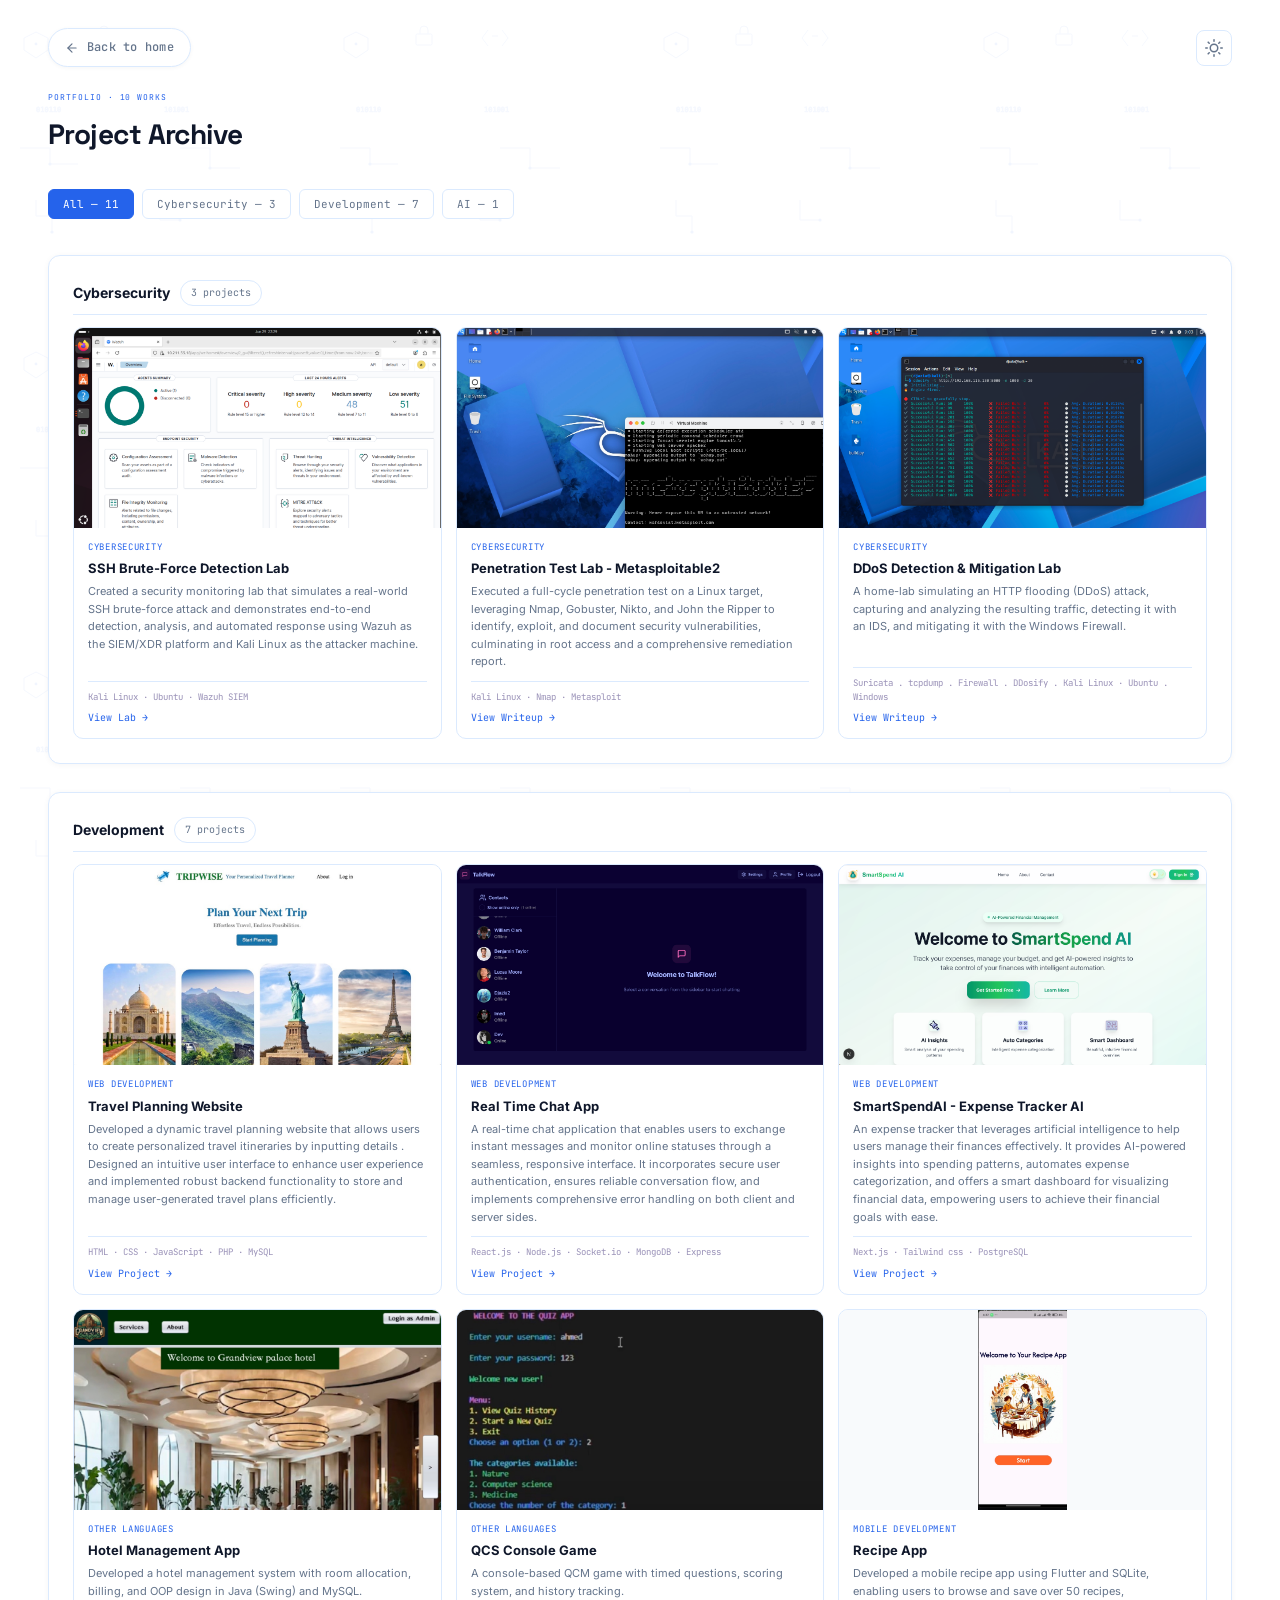
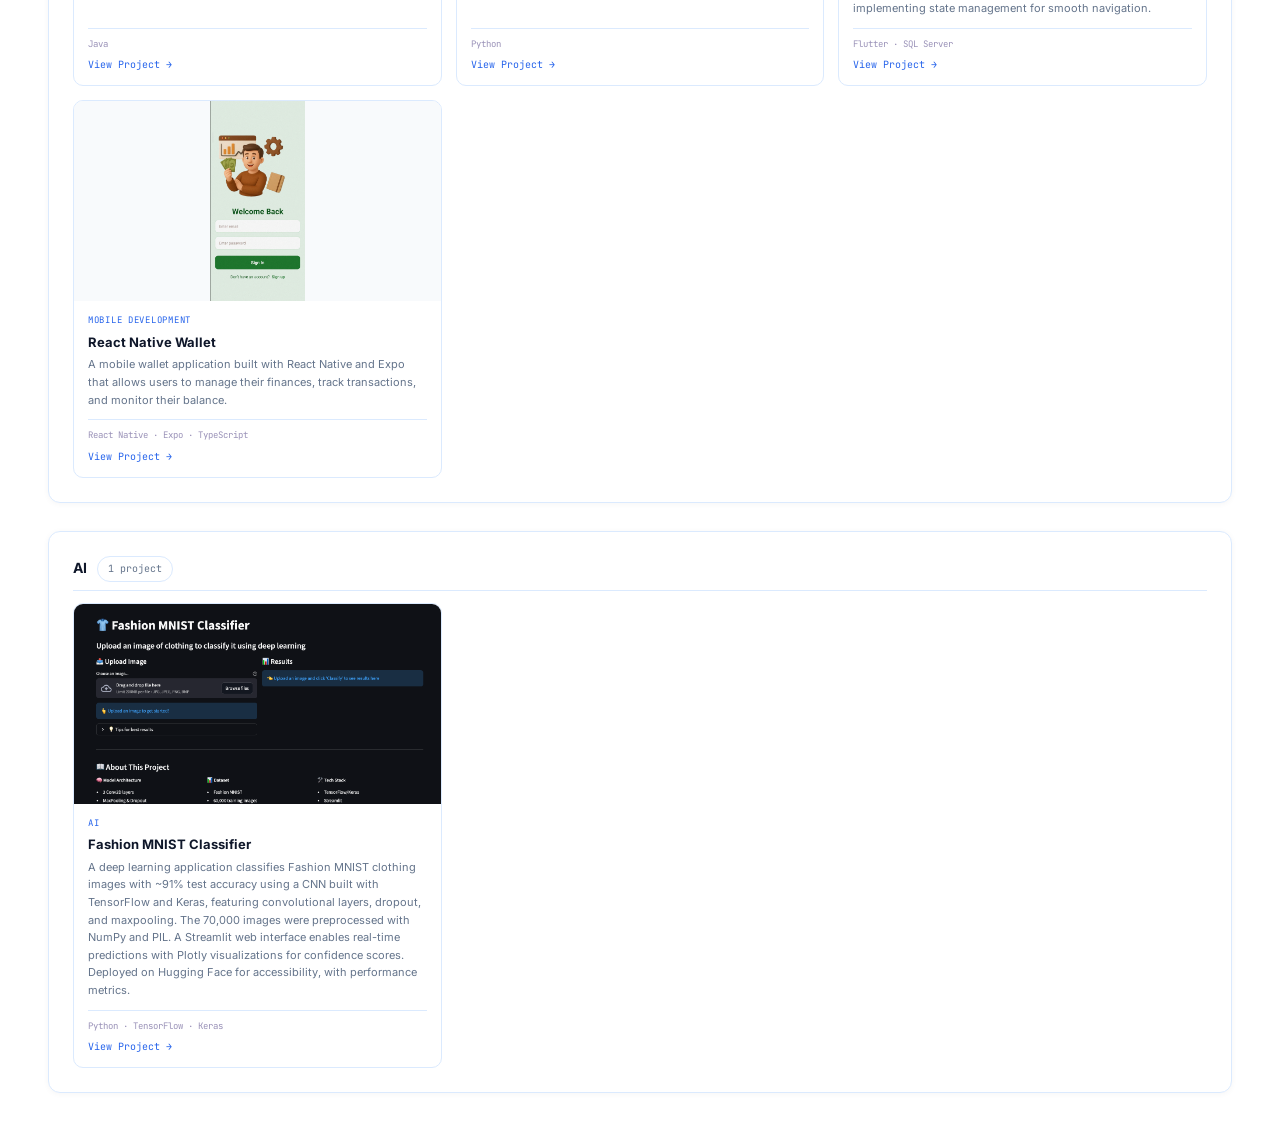
<file: projects.html>
<!DOCTYPE html>
<html lang="en">
<head>
<meta charset="UTF-8">
<meta name="viewport" content="width=device-width, initial-scale=1.0">
<title>Projects — Djazia Ghomari </title>
<link rel="icon" type="image/svg+xml" href="data:image/svg+xml,%3Csvg xmlns='http://www.w3.org/2000/svg' viewBox='0 0 32 32'%3E%3Crect width='32' height='32' rx='7' fill='%232563eb'/%3E%3Cpath d='M16 6 L25 10 V16 C25 21 16 26 16 26 S7 21 7 16 V10 Z' fill='white'/%3E%3Cpath d='M11 16 L14 19 L21 12' stroke='%232563eb' stroke-width='2.2' stroke-linecap='round' stroke-linejoin='round' fill='none'/%3E%3C/svg%3E">
<link href="https://fonts.googleapis.com/css2?family=Inter:wght@400;500;600;700&family=JetBrains+Mono:wght@400;500&family=Space+Grotesk:wght@600;700&display=swap" rel="stylesheet">
<style>
*{margin:0;padding:0;box-sizing:border-box}
:root{
  --bg:#ffffff;
  --bg2:#eff6ff;
  --card:#ffffff;
  --border:#dbeafe;
  --border2:#bfdbfe;
  --text:#0f172a;
  --muted:#64748b;
  --muted2:#94a3b8;
  --accent:#2563eb;
  --accent2:#1d4ed8;
  --accent-light:#eff6ff;
  --nav-bg:rgba(255,255,255,0.82);}
[data-theme="dark"]{
  --bg:#0a0f1f;
  --bg2:#111b2f;
  --card:#12213a;
  --border:#1e3a5f;
  --border2:#244a78;
  --text:#dbeafe;
  --muted:#7ea0c8;
  --muted2:#a3c0e0;
  --accent:#3b82f6;
  --accent2:#1d4ed8;
  --accent-light:#132a4a;
  --nav-bg:rgba(10,15,31,0.95);}
[data-theme="dark"] .btn-ghost{background:var(--card);border-color:var(--border);color:var(--text)}
[data-theme="dark"] .btn-ghost:hover{background:rgba(37,99,235,0.10);border-color:var(--accent);color:var(--accent)}
[data-theme="dark"] .tag{background:#12213a;border-color:#1e3a5f;color:#a3c0e0}
[data-theme="dark"] .tag:hover{background:#132a4a;border-color:var(--accent);color:var(--accent)}
[data-theme="dark"] .btn-nav{background:var(--card);border-color:var(--border);color:var(--text)}
[data-theme="dark"] nav{background:#0a0f1f;border-color:#1e3a5f}
html{scroll-behavior:smooth;background:var(--bg);background-color:var(--bg);transition:background .3s;overscroll-behavior:none}
html[data-theme="dark"]{background:var(--bg);background-color:#0a0f1f}
body{font-family:'Inter',sans-serif;min-height:100vh;background:var(--bg);background-color:var(--bg);color:var(--text);line-height:1.6;transition:background .3s, color .3s;position:relative;isolation:isolate;overscroll-behavior:none}
body::before{
  content:"";position:fixed;inset:0;
  background-image:url("data:image/svg+xml,%3Csvg xmlns='http://www.w3.org/2000/svg' width='320' height='320' viewBox='0 0 320 320'%3E%3Cg fill='none' stroke='%232563eb' stroke-width='0.7' opacity='0.58'%3E%3Cpath d='M36 32 L48 38 L48 50 L36 58 L24 50 L24 38 Z'/%3E%3Ccircle cx='36' cy='44' r='1.4' fill='%232563eb' stroke='none'/%3E%3Crect x='96' y='34' width='16' height='11' rx='1.2'/%3E%3Cpath d='M100 34 V30 a4 4 0 0 1 8 0 v4'/%3E%3Cpath d='M168 30 L162 38 L168 46 M182 30 L188 38 L182 46 M172 36 H178'/%3E%3Ctext x='36' y='112' font-family='JetBrains Mono, monospace' font-size='7' fill='%232563eb' opacity='0.75'%3E010110%3C/text%3E%3Ctext x='164' y='112' font-family='JetBrains Mono, monospace' font-size='7' fill='%232563eb' opacity='0.75'%3E101001%3C/text%3E%3Cpath d='M20 148 H50 V164 H78'/%3E%3Ccircle cx='50' cy='164' r='1.6' fill='%232563eb' stroke='none'/%3E%3Cpath d='M180 148 H210 V168 H240'/%3E%3Ccircle cx='210' cy='168' r='1.6' fill='%232563eb' stroke='none'/%3E%3Cpath d='M36 200 L36 216 L52 216 L52 232'/%3E%3Ccircle cx='52' cy='232' r='1.6' fill='%232563eb' stroke='none'/%3E%3Cpath d='M160 200 L160 220 L180 220'/%3E%3Ccircle cx='180' cy='220' r='1.6' fill='%232563eb' stroke='none'/%3E%3C/g%3E%3C/svg%3E");
  background-repeat:repeat;background-size:320px 320px;opacity:0.11;pointer-events:none;z-index:-1;
}


[data-theme="dark"] body::before{opacity:0.18}
@media (prefers-color-scheme: dark){
  html:not([data-theme="light"]){background:#0a0f1f;background-color:#0a0f1f}
  html:not([data-theme="light"]) body{background:#0a0f1f;background-color:#0a0f1f}
}
a{color:inherit;text-decoration:none}
.mono{font-family:'JetBrains Mono',monospace}
/* NAV — glassy, centered, theme-aware */
nav{
  position:sticky;top:0;z-index:50;
  background:var(--nav-bg);
  backdrop-filter:blur(24px) saturate(1.6);
  -webkit-backdrop-filter:blur(24px) saturate(1.6);
  border-bottom:1px solid var(--border);
  display:flex;align-items:center;justify-content:space-between;
  padding:14px 48px;
  width:100%;
  transition:padding .3s, background .3s, box-shadow .3s, border-color .3s;
}
nav.scrolled{padding:10px 48px;box-shadow:0 8px 28px rgba(37,99,235,0.10);}
.theme-toggle{width:36px;height:36px;border-radius:8px;border:1px solid var(--border);background:var(--card);color:var(--muted);display:grid;place-items:center;cursor:pointer;transition:all .2s;position:relative;overflow:hidden;flex-shrink:0}
.theme-toggle:hover{border-color:var(--accent);color:var(--accent);transform:translateY(-1px)}
.theme-toggle .theme-icon{position:absolute;transition:opacity .3s, transform .3s}
.theme-toggle .sun-icon{opacity:1;transform:rotate(0deg) scale(1)}
.theme-toggle .moon-icon{opacity:0;transform:rotate(-90deg) scale(0.5)}
[data-theme="dark"] .theme-toggle .sun-icon{opacity:0;transform:rotate(90deg) scale(0.5)}
[data-theme="dark"] .theme-toggle .moon-icon{opacity:1;transform:rotate(0deg) scale(1)}
.nav-logo{font-family:'Inter',sans-serif;font-size:9px;font-weight:700;letter-spacing:0.14em;color:var(--text);display:flex;align-items:center;gap:7px;text-transform:uppercase}
.nav-logo i{width:7px;height:7px;background:var(--accent);border-radius:1px;display:block}
.nav-logo i{width:10px;height:10px;background:var(--accent);border-radius:2px;display:block;animation:logoPulse 2.2s ease-in-out infinite}
@keyframes logoPulse{0%,100%{box-shadow:0 0 0 0 rgba(37,99,235,0.25)}50%{box-shadow:0 0 0 6px rgba(37,99,235,0)}}
.nav-links{display:flex;gap:18px;list-style:none;font-size:10.5px;font-weight:500;color:var(--muted);align-items:center}
.nav-links li{animation:fadeUp .6s ease both}
.nav-links li:nth-child(1){animation-delay:.05s}.nav-links li:nth-child(2){animation-delay:.1s}.nav-links li:nth-child(3){animation-delay:.15s}.nav-links li:nth-child(4){animation-delay:.2s}.nav-links li:nth-child(5){animation-delay:.25s}.nav-links li:nth-child(6){animation-delay:.3s}
.nav-links a{position:relative;padding:2px 0;transition:color .2s}
.nav-links a::after{content:"";position:absolute;left:0;bottom:-2px;width:0;height:1px;background:var(--accent);transition:width .3s cubic-bezier(.16,1,.3,1)}
.nav-links a:hover{color:var(--accent)}
.nav-links a:hover::after,.nav-links a.active::after{width:100%}
.nav-links a.active{color:var(--accent)}
.btn-nav{font-family:'JetBrains Mono',monospace;font-size:9px;font-weight:500;letter-spacing:0.02em;padding:6px 10px;border:1px solid var(--border2);background:var(--card);color:var(--text);border-radius:6px;display:inline-flex;gap:5px}
.btn-nav:hover{background:#1d4ed8;border-color:#1d4ed8;transform:translateY(-1px);box-shadow:0 6px 18px rgba(37,99,235,0.3)}
.nav-logo{font-family:'Inter',sans-serif;font-size:9px;font-weight:700;letter-spacing:0.14em;color:var(--text);display:flex;align-items:center;gap:7px;text-transform:uppercase}
.nav-logo i{width:7px;height:7px;background:var(--accent);border-radius:1px;display:block}
.nav-logo span{width:8px;height:8px;background:var(--accent);border-radius:2px;display:inline-block}
.back-btn{display:inline-flex;align-items:center;gap:8px;font-family:'JetBrains Mono',monospace;font-size:12px;font-weight:500;letter-spacing:0.02em;padding:9px 16px;border:1px solid var(--border);background:var(--card);color:var(--muted);border-radius:999px;transition:all .2s;box-shadow:0 1px 4px rgba(0,0,0,0.04)}
.back-btn:hover{border-color:var(--accent);color:var(--accent);background:var(--accent-light);transform:translateY(-1px);box-shadow:0 6px 16px rgba(37,99,235,0.12)}
.back-btn svg{width:14px;height:14px;transition:transform .2s;flex-shrink:0}
.back-btn:hover svg{transform:translateX(-3px)}
[data-theme="dark"] .back-btn{border-color:var(--border);color:var(--muted)}
[data-theme="dark"] .back-btn:hover{border-color:var(--accent);color:var(--accent);background:rgba(37,99,235,0.14)}
.hero-top{display:flex;align-items:center;justify-content:space-between;gap:12px;margin-bottom:24px}
.hero .mono{margin-bottom:8px}
.hero{max-width:none;width:100%;padding:28px 48px 16px}
.hero h1{font-family:'Space Grotesk',sans-serif;font-size:28px;font-weight:700;letter-spacing:-0.02em}
.hero p{font-size:13px;color:var(--muted);max-width:640px;margin-top:8px;line-height:1.6}
.filter-bar{max-width:none;width:100%;padding:16px 48px;display:flex;gap:8px;flex-wrap:wrap;position:static;background:transparent;border:none}
.filter-btn{font-family:'JetBrains Mono',monospace;font-size:11px;padding:7px 14px;border:1px solid var(--border);background:var(--card);color:var(--muted);border-radius:6px;cursor:pointer;transition:all .2s}
.filter-btn.active,.filter-btn:hover{background:var(--accent);border-color:var(--accent);color:#fff}
.wrap{max-width:none;width:100%;padding:20px 48px 32px;display:flex;flex-direction:column;align-items:stretch}
.category{margin-top:28px;width:100%;box-sizing:border-box;background:var(--card);border:1px solid var(--border);border-radius:12px;padding:24px;box-shadow:0 1px 6px rgba(0,0,0,0.04);transition:background .3s, border-color .3s}
.category:first-child{margin-top:0}
.cat-head{display:flex;gap:10px;align-items:center;margin-bottom:12px;border-bottom:1px solid var(--border);padding-bottom:8px}
.cat-title{font-size:14px;font-weight:700}
.cat-count{font-family:'JetBrains Mono',monospace;font-size:10px;color:var(--muted);background:var(--card);border:1px solid var(--border);padding:4px 10px;border-radius:999px}
.projects-grid{display:grid;grid-template-columns:repeat(3,1fr);gap:14px}
.proj-card{background:var(--card);border:1px solid var(--border);border-radius:10px;overflow:hidden;display:flex;flex-direction:column;transition:all .2s}
.proj-card:hover{border-color:#e2dff5;transform:translateY(-2px);box-shadow:0 8px 24px rgba(37,99,235,0.08)}
.proj-head{height:200px;background:linear-gradient(135deg,#2563eb 0%,#60a5fa 100%);display:grid;place-items:center;position:relative;overflow:hidden;flex-shrink:0}
.proj-head img{width:100%;height:100%;object-fit:cover;display:block;transition:transform .4s}
.proj-card:hover .proj-head img{transform:scale(1.04)}
/* Mobile images — show full height inside same 200px container, no crop */
.proj-head.proj-head--contain{height:200px;max-height:200px;background:#f8fafc;padding:0;overflow:hidden;display:flex;align-items:center;justify-content:center}
.proj-head.proj-head--contain img{width:auto;height:100%;max-width:100%;max-height:100%;object-fit:contain;object-position:center;display:block}
[data-theme="dark"] .proj-head.proj-head--contain{background:var(--card);border-bottom:1px solid var(--border)}
.proj-icon{width:28px;height:28px;background:rgba(255,255,255,0.2);border:1px solid rgba(255,255,255,0.3);color:#fff;border-radius:7px;display:grid;place-items:center;font-size:13px}
.proj-body{padding:12px 14px;display:flex;flex-direction:column;gap:6px;flex:1}
.proj-cat{font-family:'JetBrains Mono',monospace;font-size:9px;letter-spacing:0.08em;color:var(--accent);text-transform:uppercase}
.proj-title{font-size:13px;font-weight:700;line-height:1.3}
.proj-desc{font-size:11px;color:var(--muted);line-height:1.6;flex:1}
.proj-stack{font-family:'JetBrains Mono',monospace;font-size:9px;color:#9a92b8;border-top:1px solid var(--border);padding-top:8px;margin-top:4px}
.proj-link{font-family:'JetBrains Mono',monospace;font-size:10px;color:var(--accent)}
.hidden{display:none !important}

/* footer social — blue in light mode */
.footer-social{display:flex;gap:8px;align-items:center}
.footer-social a{
  width:28px;height:28px;border-radius:6px;
  background:var(--accent);color:#fff;
  display:grid;place-items:center;font-size:11px;
  border:1px solid var(--accent);transition:all .2s;
}
.footer-social a:hover{background:var(--accent2);border-color:var(--accent2);transform:translateY(-1px);box-shadow:0 4px 12px rgba(37,99,235,0.22)}
[data-theme="dark"] .footer-social a{background:#1e3a5f;border-color:#244a78;color:#dbeafe}
[data-theme="dark"] .footer-social a:hover{background:var(--accent);border-color:var(--accent);color:#fff}

footer{max-width:none;width:100%;padding:16px 48px;background:#050510;color:#6a658a;font-family:'JetBrains Mono',monospace;font-size:9px;display:flex;justify-content:space-between;border:none}
@media(max-width:900px){
  .hero{padding:48px 20px 16px}
  .filter-bar{padding:16px 20px;gap:10px}
  .wrap{padding:32px 20px 40px}
  .category{padding:20px}
  .category + .category{margin-top:40px}
  .projects-grid{grid-template-columns:1fr 1fr}
  footer{padding:14px 20px}
}
@media(max-width:600px){
  .hero{padding:40px 16px 16px}
  .hero h1{font-size:24px}
  .hero p{font-size:12px}
  .filter-bar{padding:16px 16px;gap:10px}
  .wrap{padding:28px 16px 36px}
  .category{padding:18px;margin-top:32px}
  .cat-head{flex-wrap:wrap;gap:8px}
  .projects-grid{grid-template-columns:1fr}
  .proj-head{height:180px}
  .proj-head.proj-head--contain{height:180px;max-height:180px}
  .proj-desc{font-size:11px}
  footer{flex-direction:column;gap:8px;text-align:center;padding:12px 16px}
}
@media(max-width:380px){
  .hero h1{font-size:20px}
  .filter-bar{gap:4px}
}
</style>
</head>
<body>
<div class="hero">
  <div class="hero-top">
    <a href="index.html" class="back-btn" aria-label="Back to home"><svg viewBox="0 0 24 24" fill="none" stroke="currentColor" stroke-width="2" stroke-linecap="round" stroke-linejoin="round"><path d="M19 12H5"/><path d="M12 19l-7-7 7-7"/></svg> Back to home</a>
    <button class="theme-toggle" id="themeToggle" aria-label="Toggle theme">
      <svg class="theme-icon sun-icon" width="18" height="18" viewBox="0 0 24 24" fill="none" stroke="currentColor" stroke-width="2" stroke-linecap="round" stroke-linejoin="round"><circle cx="12" cy="12" r="5"></circle><line x1="12" y1="1" x2="12" y2="3"></line><line x1="12" y1="21" x2="12" y2="23"></line><line x1="4.22" y1="4.22" x2="5.64" y2="5.64"></line><line x1="18.36" y1="18.36" x2="19.78" y2="19.78"></line><line x1="1" y1="12" x2="3" y2="12"></line><line x1="21" y1="12" x2="23" y2="12"></line><line x1="4.22" y1="19.78" x2="5.64" y2="18.36"></line><line x1="18.36" y1="5.64" x2="19.78" y2="4.22"></line></svg>
      <svg class="theme-icon moon-icon" width="18" height="18" viewBox="0 0 24 24" fill="none" stroke="currentColor" stroke-width="2" stroke-linecap="round" stroke-linejoin="round"><path d="M21 12.79A9 9 0 1 1 11.21 3 7 7 0 0 0 21 12.79z"></path></svg>
    </button>
  </div>
  <div class="mono" style="font-size:8px;letter-spacing:0.12em;color:var(--accent);text-transform:uppercase">PORTFOLIO · 10 WORKS</div>
  <h1>Project Archive</h1>
  
</div>
<div class="filter-bar" id="filterBar">
  <button class="filter-btn active" data-filter="all">All — 11</button>
  <button class="filter-btn" data-filter="cybersecurity">Cybersecurity — 3</button>
  <button class="filter-btn" data-filter="development">Development — 7</button>
  
  <button class="filter-btn" data-filter="ai">AI — 1</button>
</div>
<div class="wrap">
  <div class="category" data-cat="cybersecurity"><div class="cat-head"><div class="cat-title">Cybersecurity</div><span class="cat-count">3 projects</span></div><div class="projects-grid">
    <div class="proj-card" data-cat="cybersecurity"><div class="proj-head"><img src="ssh.png" alt="SSH Brute-Force Detection Lab" loading="lazy"></div><div class="proj-body"><div class="proj-cat">Cybersecurity</div><div class="proj-title">SSH Brute-Force Detection Lab</div><div class="proj-desc">Created a security monitoring lab that simulates a real-world SSH brute-force attack and demonstrates end-to-end detection, analysis, and automated response using Wazuh as the SIEM/XDR platform and Kali Linux as the attacker machine.</div><div class="proj-stack">Kali Linux · Ubuntu · Wazuh SIEM</div><a class="proj-link" href="https://github.com/DjazzGh/ssh-brute-force-detection-lab-wazuh">View Lab →</a></div></div>
    <div class="proj-card" data-cat="cybersecurity"><div class="proj-head"><img src="Pentest.jpeg" alt="Penetration Test Lab - Metasploitable2" loading="lazy"></div><div class="proj-body"><div class="proj-cat">Cybersecurity</div><div class="proj-title">Penetration Test Lab - Metasploitable2</div><div class="proj-desc">Executed a full-cycle penetration test on a Linux target, leveraging Nmap, Gobuster, Nikto, and John the Ripper to identify, exploit, and document security vulnerabilities, culminating in root access and a comprehensive remediation report.</div><div class="proj-stack">Kali Linux · Nmap · Metasploit</div><a class="proj-link" href="https://github.com/DjazzGh/Pentesting">View Writeup →</a></div></div>
    <div class="proj-card" data-cat="cybersecurity"><div class="proj-head"><img src="ddos.png" alt="Penetration Test Lab - Metasploitable2" loading="lazy"></div><div class="proj-body"><div class="proj-cat">Cybersecurity</div><div class="proj-title">DDoS Detection & Mitigation Lab
</div><div class="proj-desc">A home-lab simulating an HTTP flooding (DDoS) attack, capturing and analyzing the resulting traffic, detecting it with an IDS, and mitigating it with the Windows Firewall.</div><div class="proj-stack">Suricata . tcpdump . Firewall . DDosify . Kali Linux · Ubuntu . Windows</div><a class="proj-link" href="https://github.com/DjazzGh/DDoS-Attack-Detection-and-Response-Lab">View Writeup →</a></div></div>
  </div></div>
  
  <div class="category" data-cat="development">
    <div class="cat-head"><div class="cat-title">Development</div><span class="cat-count">7 projects</span></div>
    <div class="projects-grid">

    <div class="proj-card" data-cat="development"><div class="proj-head"><img src="Travel_website.jpeg" alt="Travel planning website" loading="lazy"></div><div class="proj-body"><div class="proj-cat">Web Development</div><div class="proj-title">Travel Planning Website</div><div class="proj-desc">Developed a dynamic travel planning website that allows users to create personalized travel itineraries by inputting details . Designed an intuitive user interface to enhance user experience and implemented robust backend functionality to store and manage user-generated travel plans efficiently.</div><div class="proj-stack">HTML · CSS · JavaScript · PHP · MySQL</div><a class="proj-link" href="https://github.com/DjazzGh/Travel-planning-website">View Project →</a></div></div>
    <div class="proj-card" data-cat="development"><div class="proj-head"><img src="TalkFlow.jpeg" alt="Real Time Chat App" loading="lazy"></div><div class="proj-body"><div class="proj-cat">Web Development</div><div class="proj-title">Real Time Chat App</div><div class="proj-desc">A real-time chat application that enables users to exchange instant messages and monitor online statuses through a seamless, responsive interface. It incorporates secure user authentication, ensures reliable conversation flow, and implements comprehensive error handling on both client and server sides.</div><div class="proj-stack">React.js · Node.js · Socket.io · MongoDB · Express</div><a class="proj-link" href="https://github.com/DjazzGh/Real-time-chat-app">View Project →</a></div></div>
    <div class="proj-card" data-cat="development"><div class="proj-head"><img src="SmartSpendAI.png" alt="SmartSpendAI - Expense Tracker AI" loading="lazy"></div><div class="proj-body"><div class="proj-cat">Web Development</div><div class="proj-title">SmartSpendAI - Expense Tracker AI</div><div class="proj-desc">An expense tracker that leverages artificial intelligence to help users manage their finances effectively. It provides AI-powered insights into spending patterns, automates expense categorization, and offers a smart dashboard for visualizing financial data, empowering users to achieve their financial goals with ease.</div><div class="proj-stack">Next.js · Tailwind css · PostgreSQL</div><a class="proj-link" href="https://github.com/DjazzGh/AI_Expense_Tracker_Website">View Project →</a></div></div>
    <div class="proj-card" data-cat="development"><div class="proj-head"><img src="hotel.jpeg" alt="SmartSpendAI - Expense Tracker AI" loading="lazy"></div><div class="proj-body"><div class="proj-cat">Other Languages</div><div class="proj-title">Hotel Management App</div><div class="proj-desc">Developed a hotel management system with room allocation, billing, and OOP design in Java (Swing) and MySQL.</div><div class="proj-stack">Java</div><a class="proj-link" href="https://github.com/DjazzGh/Hotel_Management_App">View Project →</a></div></div>
    <div class="proj-card" data-cat="development"><div class="proj-head"><img src="QCS_Python.jpeg" alt="QCS Console Game" loading="lazy"></div><div class="proj-body"><div class="proj-cat">Other Languages</div><div class="proj-title">QCS Console Game</div><div class="proj-desc">A console-based QCM game with timed questions, scoring system, and history tracking.</div><div class="proj-stack">Python</div><a class="proj-link" href="https://github.com/DjazzGh/Python-QCM-Game">View Project →</a></div></div>
    <div class="proj-card" data-cat="development"><div class="proj-head proj-head--contain"><img src="recipe.jpeg" alt="Recipe App" loading="lazy"></div><div class="proj-body"><div class="proj-cat">Mobile Development</div><div class="proj-title">Recipe App</div><div class="proj-desc">Developed a mobile recipe app using Flutter and SQLite, enabling users to browse and save over 50 recipes, implementing state management for smooth navigation.</div><div class="proj-stack">Flutter · SQL Server</div><a class="proj-link" href="https://github.com/DjazzGh/RecipeApp_Flutter">View Project →</a></div></div>
    <div class="proj-card" data-cat="development"><div class="proj-head proj-head--contain"><img src="Wallet.png" alt="React Native Wallet" loading="lazy"></div><div class="proj-body"><div class="proj-cat">Mobile Development</div><div class="proj-title">React Native Wallet</div><div class="proj-desc">A mobile wallet application built with React Native and Expo that allows users to manage their finances, track transactions, and monitor their balance.</div><div class="proj-stack">React Native · Expo · TypeScript</div><a class="proj-link" href="https://github.com/DjazzGh/React-Native-Wallet-mobile-frontend?tab=readme-ov-file">View Project →</a></div></div>

    </div>
  </div>
<div class="category" data-cat="ai"><div class="cat-head"><div class="cat-title">AI</div><span class="cat-count">1 project</span></div><div class="projects-grid">
    <div class="proj-card" data-cat="ai"><div class="proj-head"><img src="Fashion_MNIST.png" alt="Fashion MNIST Classifier" loading="lazy"></div><div class="proj-body"><div class="proj-cat">AI</div><div class="proj-title">Fashion MNIST Classifier</div><div class="proj-desc">A deep learning application classifies Fashion MNIST clothing images with ~91% test accuracy using a CNN built with TensorFlow and Keras, featuring convolutional layers, dropout, and maxpooling. The 70,000 images were preprocessed with NumPy and PIL. A Streamlit web interface enables real-time predictions with Plotly visualizations for confidence scores. Deployed on Hugging Face for accessibility, with performance metrics.</div><div class="proj-stack">Python · TensorFlow · Keras</div><a class="proj-link" href="https://github.com/DjazzGh/Fashion-MNIST-Classifier">View Project →</a></div></div>
  </div></div>
</div>

<script>
const themeToggle = document.getElementById('themeToggle');
function applyTheme(t){document.documentElement.setAttribute('data-theme',t);try{localStorage.setItem('theme',t);}catch(e){}}
const savedTheme = (function(){try{return localStorage.getItem('theme');}catch(e){return null;}})() || (window.matchMedia('(prefers-color-scheme: dark)').matches ? 'dark' : 'light');
applyTheme(savedTheme);
if(themeToggle){themeToggle.addEventListener('click',()=>{const cur=document.documentElement.getAttribute('data-theme');applyTheme(cur==='dark'?'light':'dark');});}

const nav=document.querySelector('nav');if(nav){window.addEventListener('scroll',()=>{nav.classList.toggle('scrolled', window.scrollY>16)},{passive:true});}
const btns=[...document.querySelectorAll('.filter-btn')];
const cats=[...document.querySelectorAll('.category')];
btns.forEach(b=>b.addEventListener('click',()=>{
  btns.forEach(x=>x.classList.remove('active'));
  b.classList.add('active');
  const f=b.dataset.filter;
  cats.forEach(c=>{c.classList.toggle('hidden', f!=='all' && c.dataset.cat!==f)});
}));

</script>

</body>
</html>
</file>
